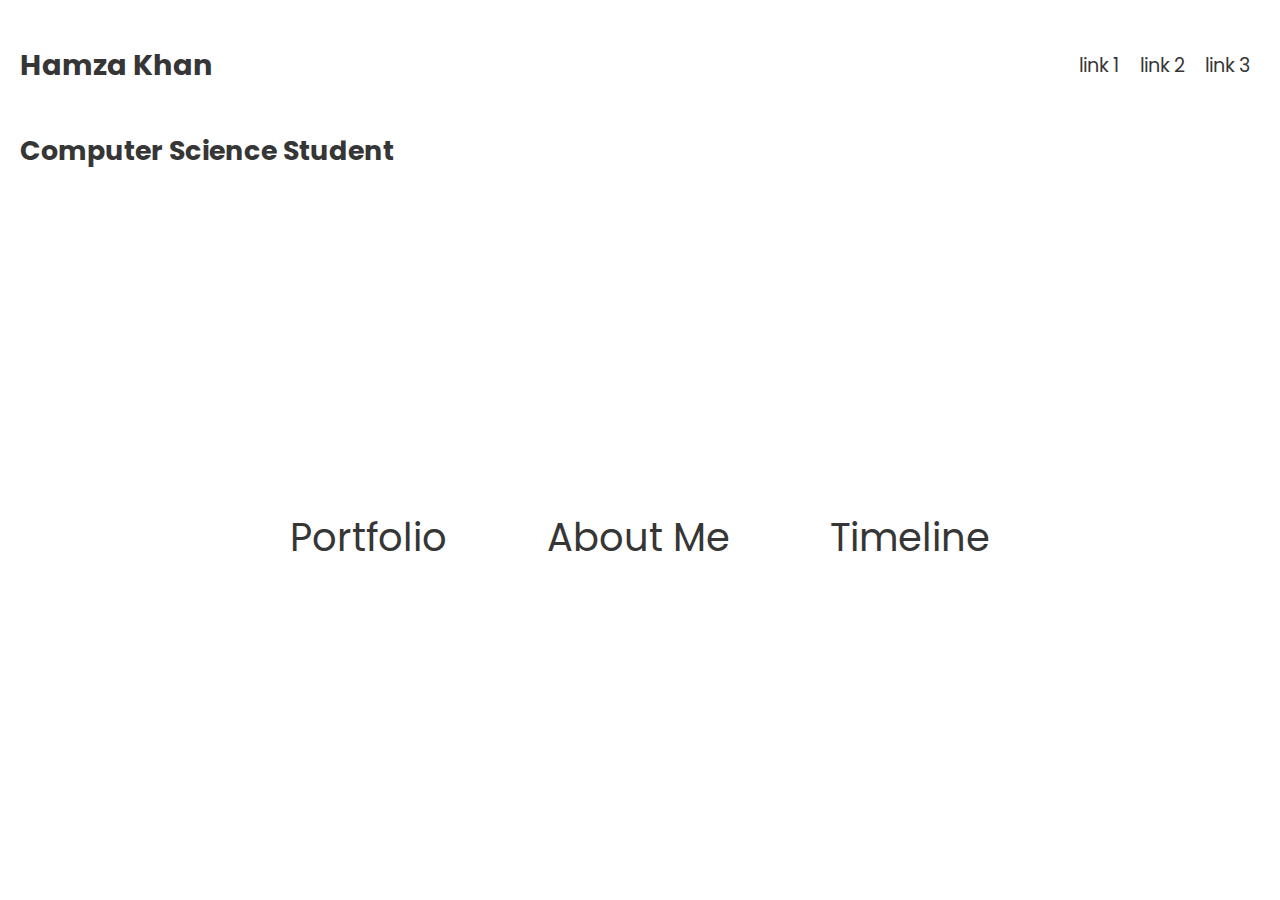
<file: index.html>
<!DOCTYPE html>
<html lang="en">
<head>
    <meta charset="UTF-8">
    <meta name="viewport" content="width=device-width, initial-scale=1.0">
    <link rel="stylesheet" href="./styles/style.css"> <!-- Style sheet -->
    <title>Portfolio</title>
</head>
<body>
    <div class="container">
        <div class="home">
            <div class="top">
                <h2>Hamza Khan</h2>
                <div class="links">
                    <a href="#">link 1</a>
                    <a href="#">link 2</a>
                    <a href="#">link 3</a>
                </div>
            </div>
            <h1>Computer Science Student</h1>
            <div class="bottom">
                <a href="./portfolio.html">Portfolio</a> 
                <a href="./about-me.html">About Me</a>
                <a href="./timeline.html">Timeline</a>
            </div>
        </div>
        <div class="next-section">
        </div>
    </div>
</body>
</html>
</file>
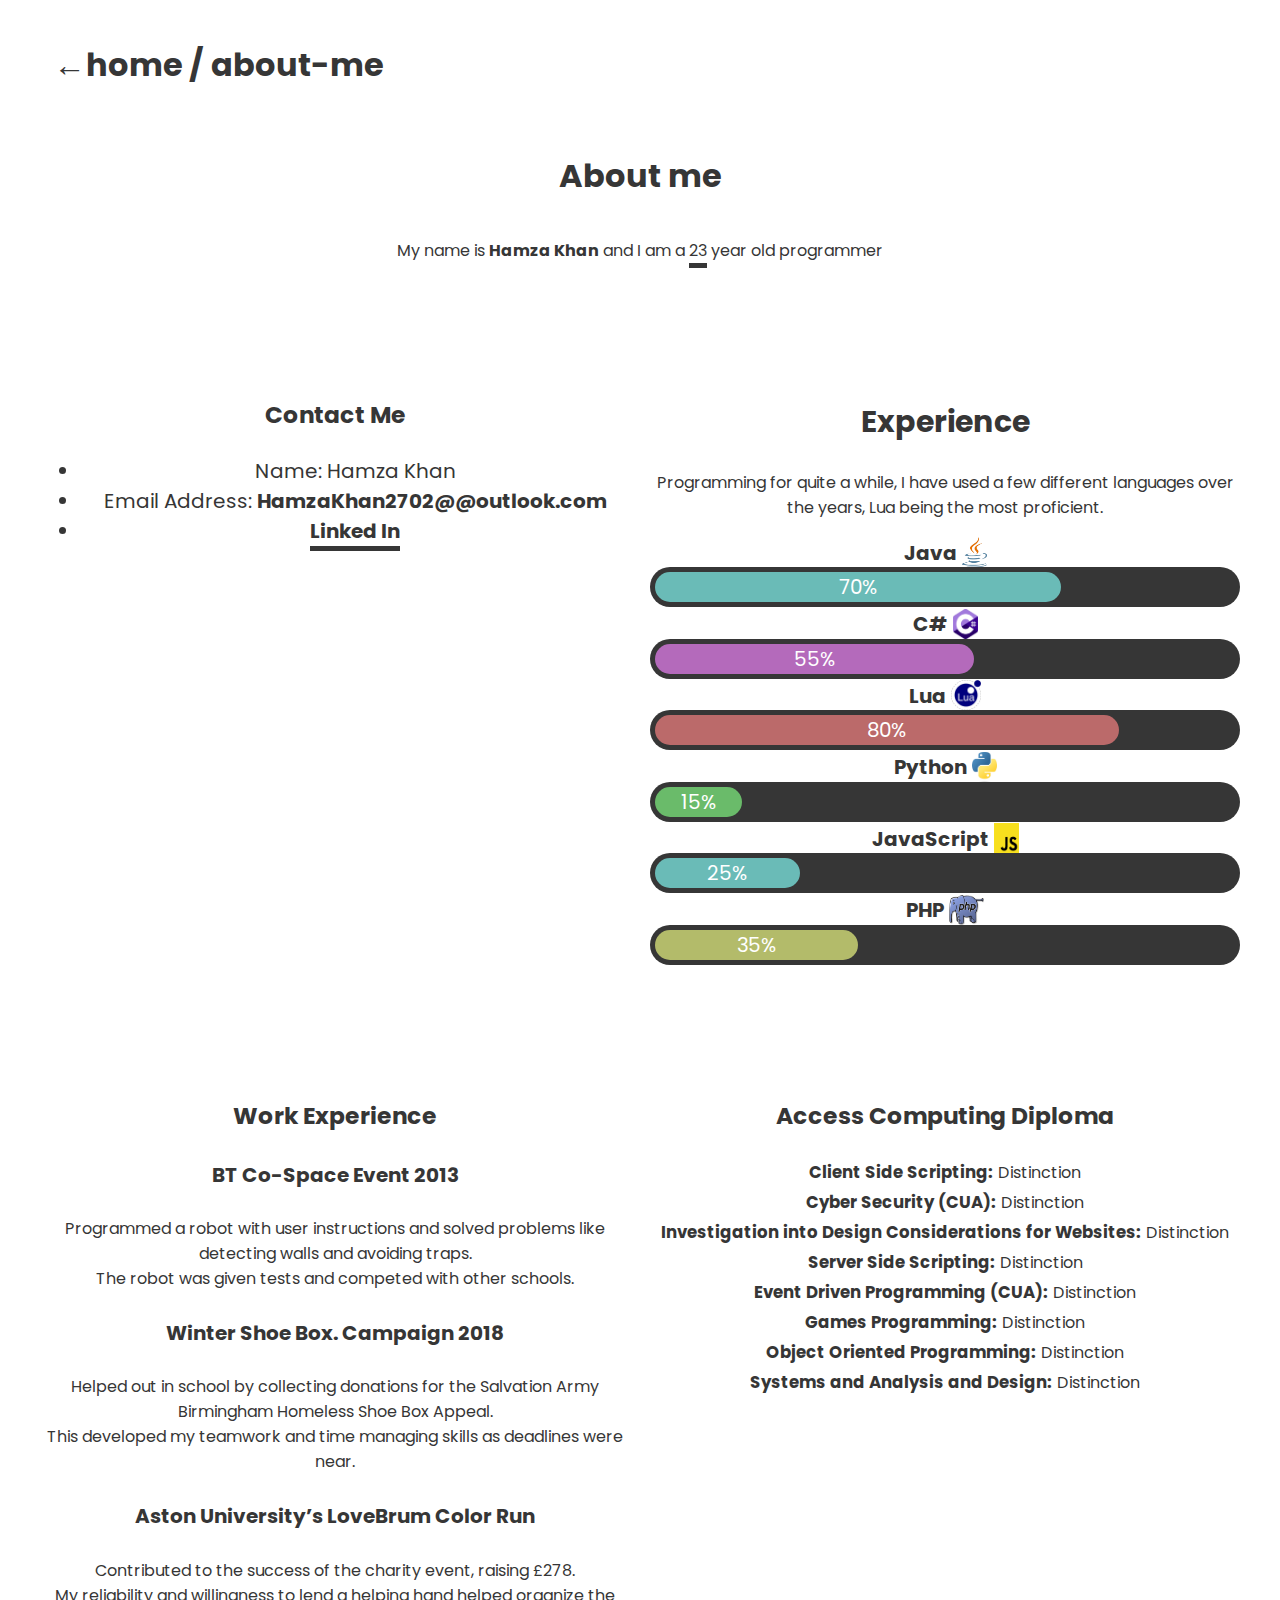
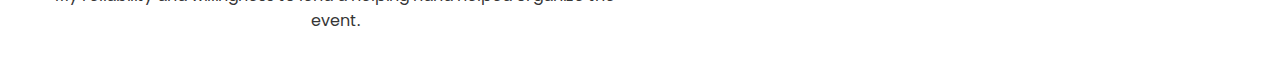
<file: about-me.html>
<!DOCTYPE html>
<html lang="en">
<head>
    <meta charset="UTF-8">
    <meta name="viewport" content="width=device-width, initial-scale=1.0">
    <link rel="stylesheet" href="./styles/style.css"> <!-- Style sheet -->
    <script defer src="/java/app.js"></script> <!-- JavaScript -->
    <title>Portfolio</title>
</head>
<body>
    <div class="container">
        <nav class="nav-header">
            <a href="./index.html">
                <h1>← home / about-me</h1>
            </a>
        </nav>
        <h1>About me</h1>
            <p id="age"></p>
        <div class="about-section">
            <!-- Contact Me -->
            <section class="section">
                <h3>Contact Me</h3>
                <ul>
                    <li>Name: Hamza Khan</li>
                    <li>Email Address: <b><a href="mailto:230114030@aston.ac.uk">HamzaKhan2702@@outlook.com</a></b></li>
                    <li><a href="https://www.linkedin.com/in/hamza-khan-108635292/" target="_blank" class="link"><u><b>Linked In</u></b></a></li>
                </ul>
            </section>
            <!-- Programming Experience -->
            <section class="section">
                <h2>Experience</h2>
                <p>Programming for quite a while, I have used a few different languages over the years, Lua being the most proficient.</p>
                <!-- Java -->
                <div class="about-experience">
                    <h4>Java</h4>
                    <img src="images/about-java.png" alt="Java Icon" width="25" height="30">
                    <div class="insideIndividual">
                        <div class="javaExperience">70%</div>
                    </div>
                </div>
                <!-- C# -->
                <div class="about-experience">
                    <h4>C#</h4>
                    <img src="images/about-csharp.png" alt="C# Icon" width="25" height="30">
                    <div class="insideIndividual">
                        <div class="CSharpExperience">55%</div>
                    </div>
                </div>
                <!-- Lua -->
                <div class="about-experience">
                    <h4>Lua</h4>
                    <img src="images/about-lua.png" alt="Lua Icon" width="30" height="30">
                    <div class="insideIndividual">
                        <div class="LuaExperience">80%</div>
                    </div>
                </div>
                <!-- Python -->
                <div class="about-experience">
                    <h4>Python</h4>
                    <img src="images/about-python.png" alt="Python Icon" width="25" height="30">
                    <div class="insideIndividual">
                        <div class="PythonExperience">15%</div>
                    </div>
                </div>
                <!-- JavaScript -->
                <div class="about-experience">
                    <h4>JavaScript</h4>
                    <img src="images/about-js.png" alt="JavaScript Icon" width="25" height="30">
                    <div class="insideIndividual">
                        <div class="JavaScriptExperience">25%</div>
                    </div>
                </div>
                <!-- PHP -->
                <div class="about-experience">
                    <h4>PHP</h4>
                    <img src="images/about-php.png" alt="PHP Icon" width="35" height="30">
                    <div class="insideIndividual">
                        <div class="PHPExperience">35%</div>
                    </div>
                </div>
            </section>
            <!-- Work Experience -->
            <section class="section">
                <h3>Work Experience</h3>
                <!-- 2013 -->
                <h4>BT Co-Space Event 2013</h4>
                <p>Programmed a robot with user instructions and solved problems like detecting walls and avoiding traps.<br>
                    The robot was given tests and competed with other schools.
                </p>
                <!-- 2018 -->
                <h4>Winter Shoe Box. Campaign 2018</h4>
                <p>Helped out in school by collecting donations for the Salvation Army Birmingham Homeless Shoe Box Appeal.<br>
                    This developed my teamwork and time managing skills as deadlines were near.
                </p>
                <!-- 2024 -->
                <h4>Aston University’s LoveBrum Color Run</h4>
                <p>Contributed to the success of the charity event, raising £278.<br>
                    My reliability and willingness to lend a helping hand helped organize the event.
                </p>
            </section>
            <!-- Grades -->
            <section class="section">
                <h3>Access Computing Diploma</h3>
                <!-- Client Side Scripting -->
                <div class="about-grades">
                    <h5>Client Side Scripting:</h5>
                    <p>Distinction</p>
                </div>
                <!-- Cyber Security (CUA) -->
                <div class="about-grades">
                    <h5>Cyber Security (CUA):</h5>
                    <p>Distinction</p>
                </div>
                <!-- Investigation into Design Considerations for Websites -->
                <div class="about-grades">
                    <h5>Investigation into Design Considerations for Websites:</h5>
                    <p>Distinction</p>
                </div>
                <!-- Server Side Scripting< -->
                <div class="about-grades">
                    <h5>Server Side Scripting:</h5>
                    <p>Distinction</p>
                </div>
                <!-- Event Driven Programming (CUA) -->
                <div class="about-grades">
                    <h5>Event Driven Programming (CUA):</h5>
                    <p>Distinction</p>
                </div>
                <!-- Games Programming -->
                <div class="about-grades">
                    <h5>Games Programming:</h5>
                    <p>Distinction</p>
                </div>
                <!-- Object Oriented Programming -->
                <div class="about-grades">
                    <h5>Object Oriented Programming:</h5>
                    <p>Distinction</p>
                </div>
                <!-- Systems and Analysis and Design -->
                <div class="about-grades">
                    <h5>Systems and Analysis and Design:</h5>
                    <p>Distinction</p>
                </div>
            </section>
            <footer class="footer-space" id="footerBar"></footer>
        </div>
    </div>
</body>
</html>
</file>
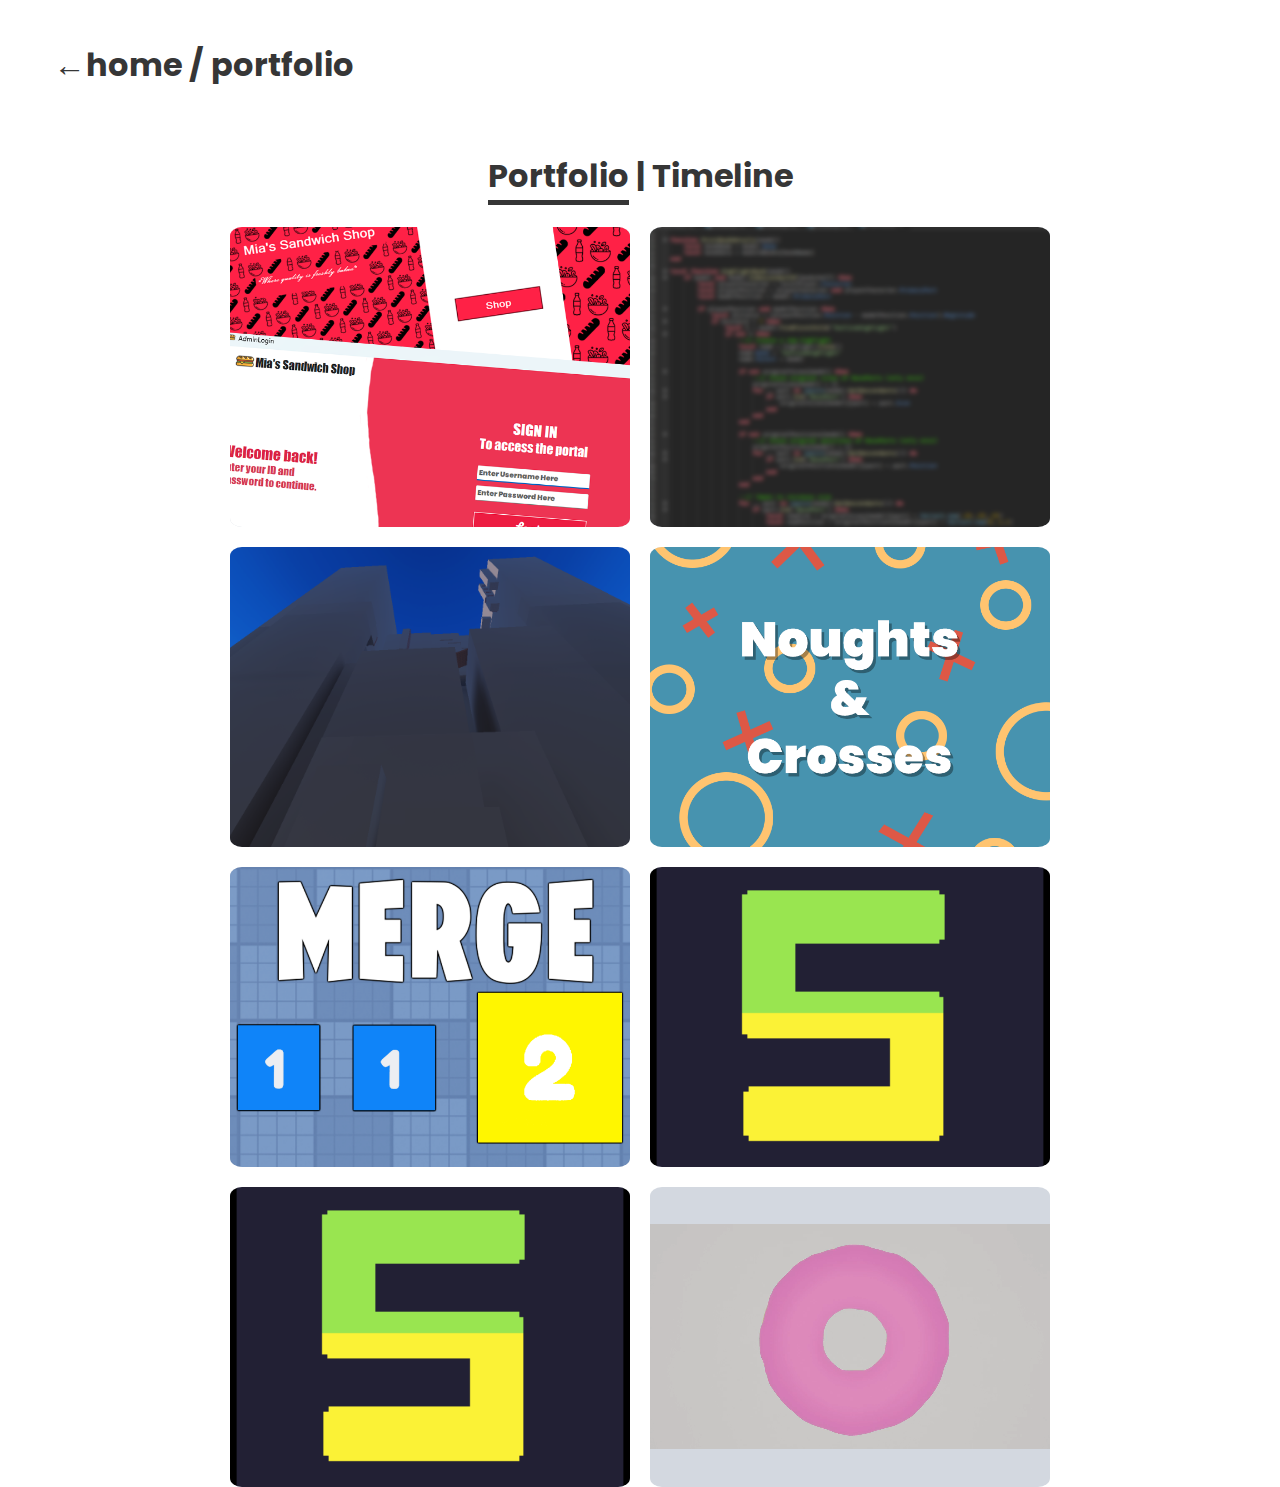
<file: portfolio.html>
<!DOCTYPE html>
<html lang="en">
<head>
    <meta charset="UTF-8">
    <meta name="viewport" content="width=device-width, initial-scale=1.0">
    <link rel="stylesheet" href="./styles/style.css"> <!-- Style sheet -->
    <title>Portfolio</title>
</head>
<body>
    <div class="container">
        <nav class="nav-header">
            <a href="./index.html">
                <h1>← home / portfolio</h1>
            </a>
        </nav>
        <div class="portfolio-subHeader">
            <h1><a href="./portfolio.html"><u>Portfolio</u></Portfolio></a> | <a href="./timeline.html">Timeline</a></h1>
        </div>
        <div class="portfolio-container">
            <div class="project">
                <a href="projects/project1.html">
                    <img src="./images/port1.png" alt="Image of portfolio 1"/>
                </a>
            </div>
            <div class="project">
                <a href="projects/project2.html">
                    <img src="./images/port2.png" alt="Image of portfolio 2"/>
                </a>
            </div>
            <div class="project">
                <a href="projects/project3.html">
                    <img src="./images/port3.png" alt="Image of portfolio 3"/>
                </a>
            </div>
            <div class="project">
                <a href="projects/project4.html">
                    <img src="./images/port4.png" alt="Image of portfolio 4"/>
                </a>
            </div>
            <div class="project">
                <a href="projects/project5.html">
                    <img src="./images/port5.png" alt="Image of portfolio 5"/>
                </a>
            </div>
            <div class="project">
                <a href="projects/project6.html">
                    <img src="./images/port6.png" alt="Image of portfolio 6"/>
                </a>
            </div>
            <div class="project">
                <a href="projects/project7.html">
                    <img src="./images/port6.png" alt="Image of portfolio 7"/>
                </a>
            </div>
            <div class="project">
                <video width="100%" height="100%" loop autoplay>
                    <source src="./images/Donut.mp4" type="video/mp4" loop>
                    Your browser does not support the video tag.
                  </video>
            </div>
        </div>
    </div>
</body>
</html>
</file>
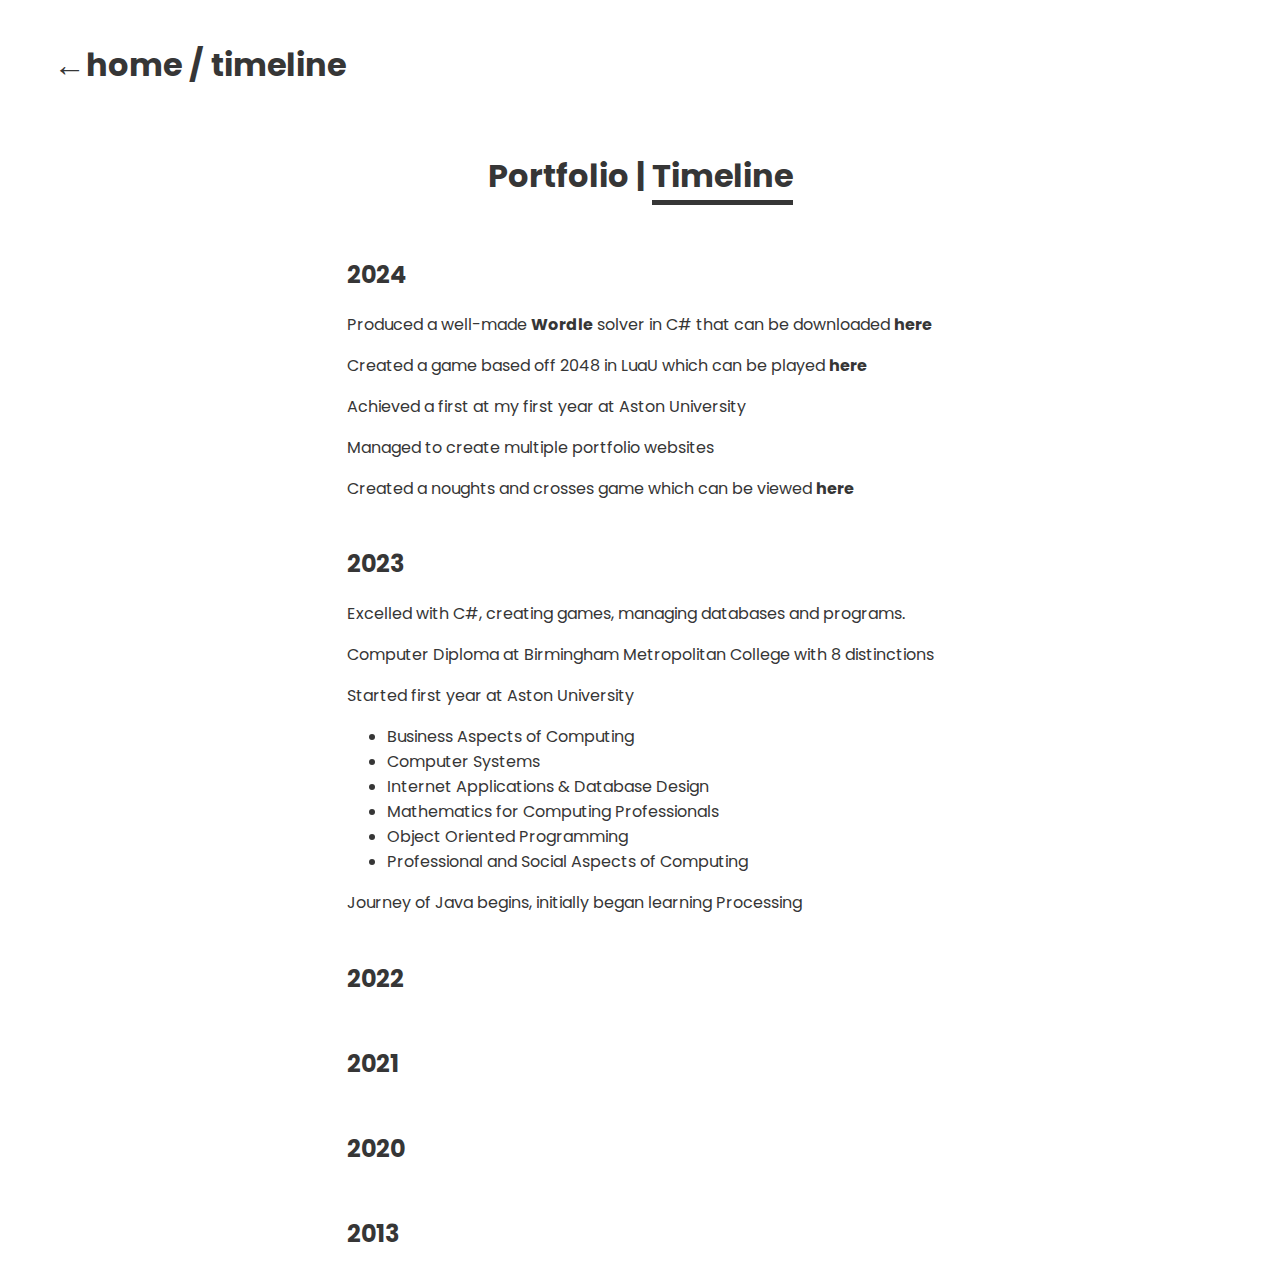
<file: timeline.html>
<!DOCTYPE html>
<html lang="en">
<head>
    <meta charset="UTF-8">
    <meta name="viewport" content="width=device-width, initial-scale=1.0">
    <link rel="stylesheet" href="./styles/style.css"> <!-- Style sheet -->
    <title>Portfolio</title>
</head>
<body>
    <div class="container">
        <nav class="nav-header">
            <a href="./index.html">
                <h1>← home / timeline</h1>
            </a>
        </nav>
        <div class="portfolio-subHeader">
            <h1><a href="./portfolio.html">Portfolio</a> | <a href="./timeline.html"><u>Timeline</u></a></h1>
        </div>
        <div>
            <div class="timeline">
                <div class="timeline-container">
                    <h2>2024</h2>
                    <p>Produced a well-made <a href="https://www.nytimes.com/games/wordle/index.html" target="_blank"><b>Wordle</b></a> solver in C# that can be downloaded <a href="https://www.roblox.com/games/18461174191/Merge" target="_blank"><b>here</b></a></p>
                    <p>Created a game based off 2048 in LuaU which can be played <a href="https://www.roblox.com/games/18461174191/Merge" target="_blank"><b>here</b></a></p>
                    <p>Achieved a first at my first year at Aston University</p>
                    <p>Managed to create multiple portfolio websites</p>
                    <p>Created a noughts and crosses game which can be viewed <a href="https://hamza2702.github.io/noughtsandcrosses/index.html" target="_blank"><b>here</b></a></p>
                </div>
                <div class="timeline-container">
                    <h2>2023</h2>
                    <p>Excelled with C#, creating games, managing databases and programs.</p>
                    <p>Computer Diploma at Birmingham Metropolitan College with 8 distinctions</p>
                    <p>Started first year at Aston University</p>
                    <ul>
                        <li>Business Aspects of Computing</li>
                        <li>Computer Systems</li>
                        <li>Internet Applications & Database Design</li>
                        <li>Mathematics for Computing Professionals</li>
                        <li>Object Oriented Programming</li>
                        <li>Professional and Social Aspects of Computing</li>
                    </ul>
                    <p>Journey of Java begins, initially began learning Processing</p>
                    <p></p>
                </div>
                </div>
                <div class="timeline-container">
                    <h2>2022</h2>
                </div>
                <div class="timeline-container">
                    <h2>2021</h2>
                </div>
                <div class="timeline-container">
                    <h2>2020</h2>
                </div>
                <div class="timeline-container">
                    <h2>2013</h2>
                </div>
            </div>
        </div>
    </div>
</body>
</html>
</file>
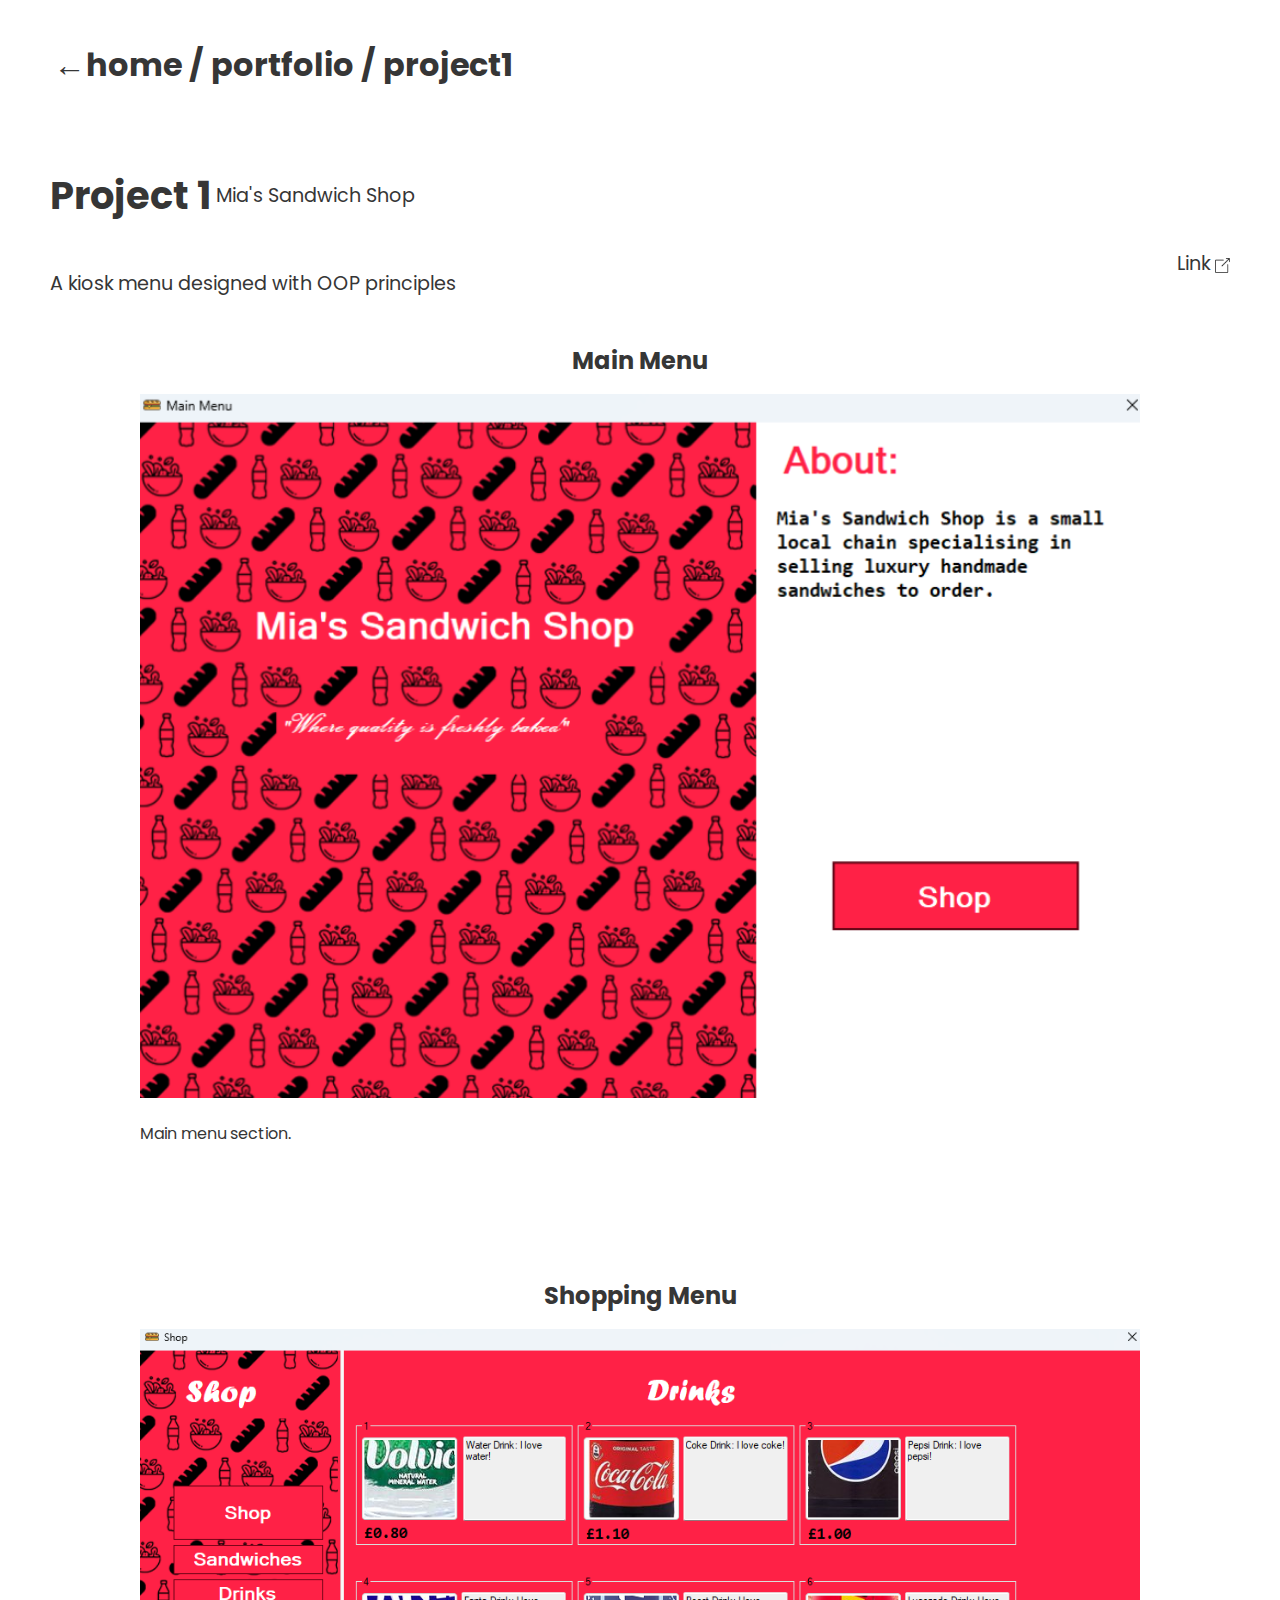
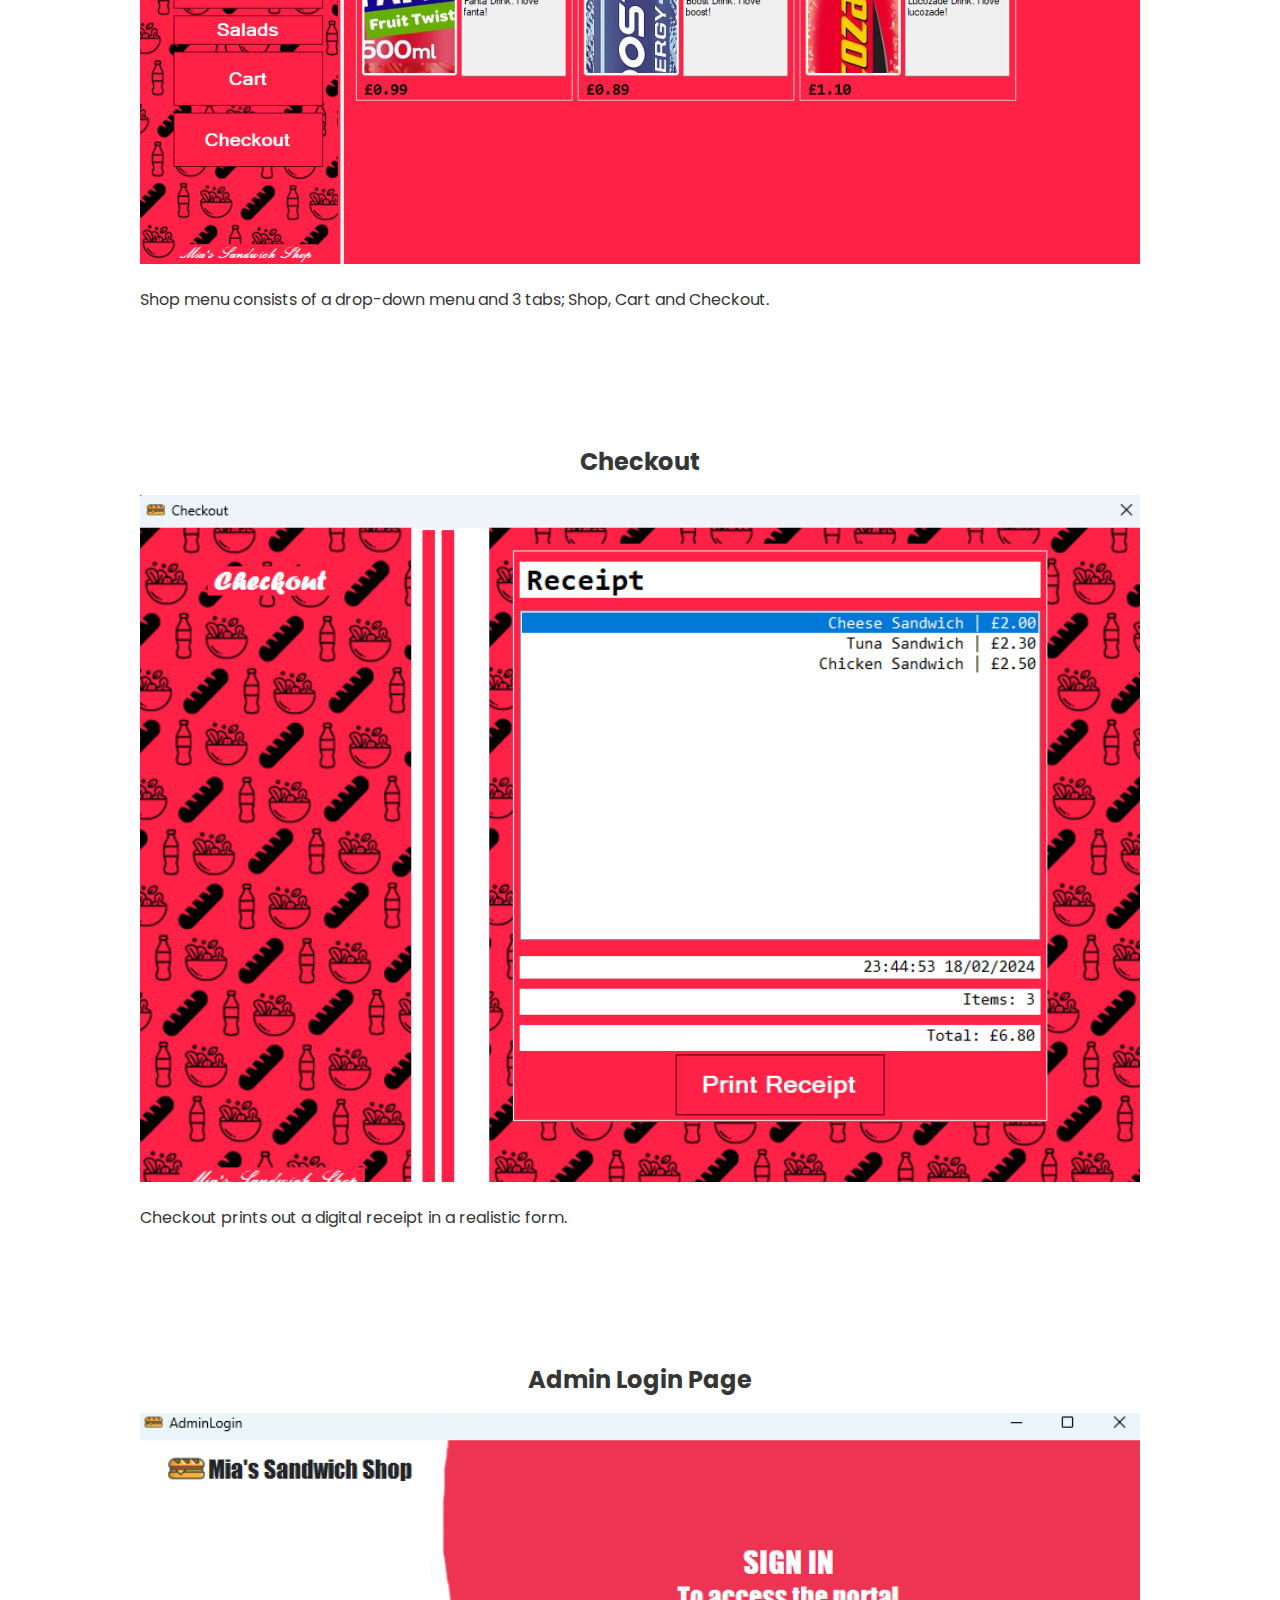
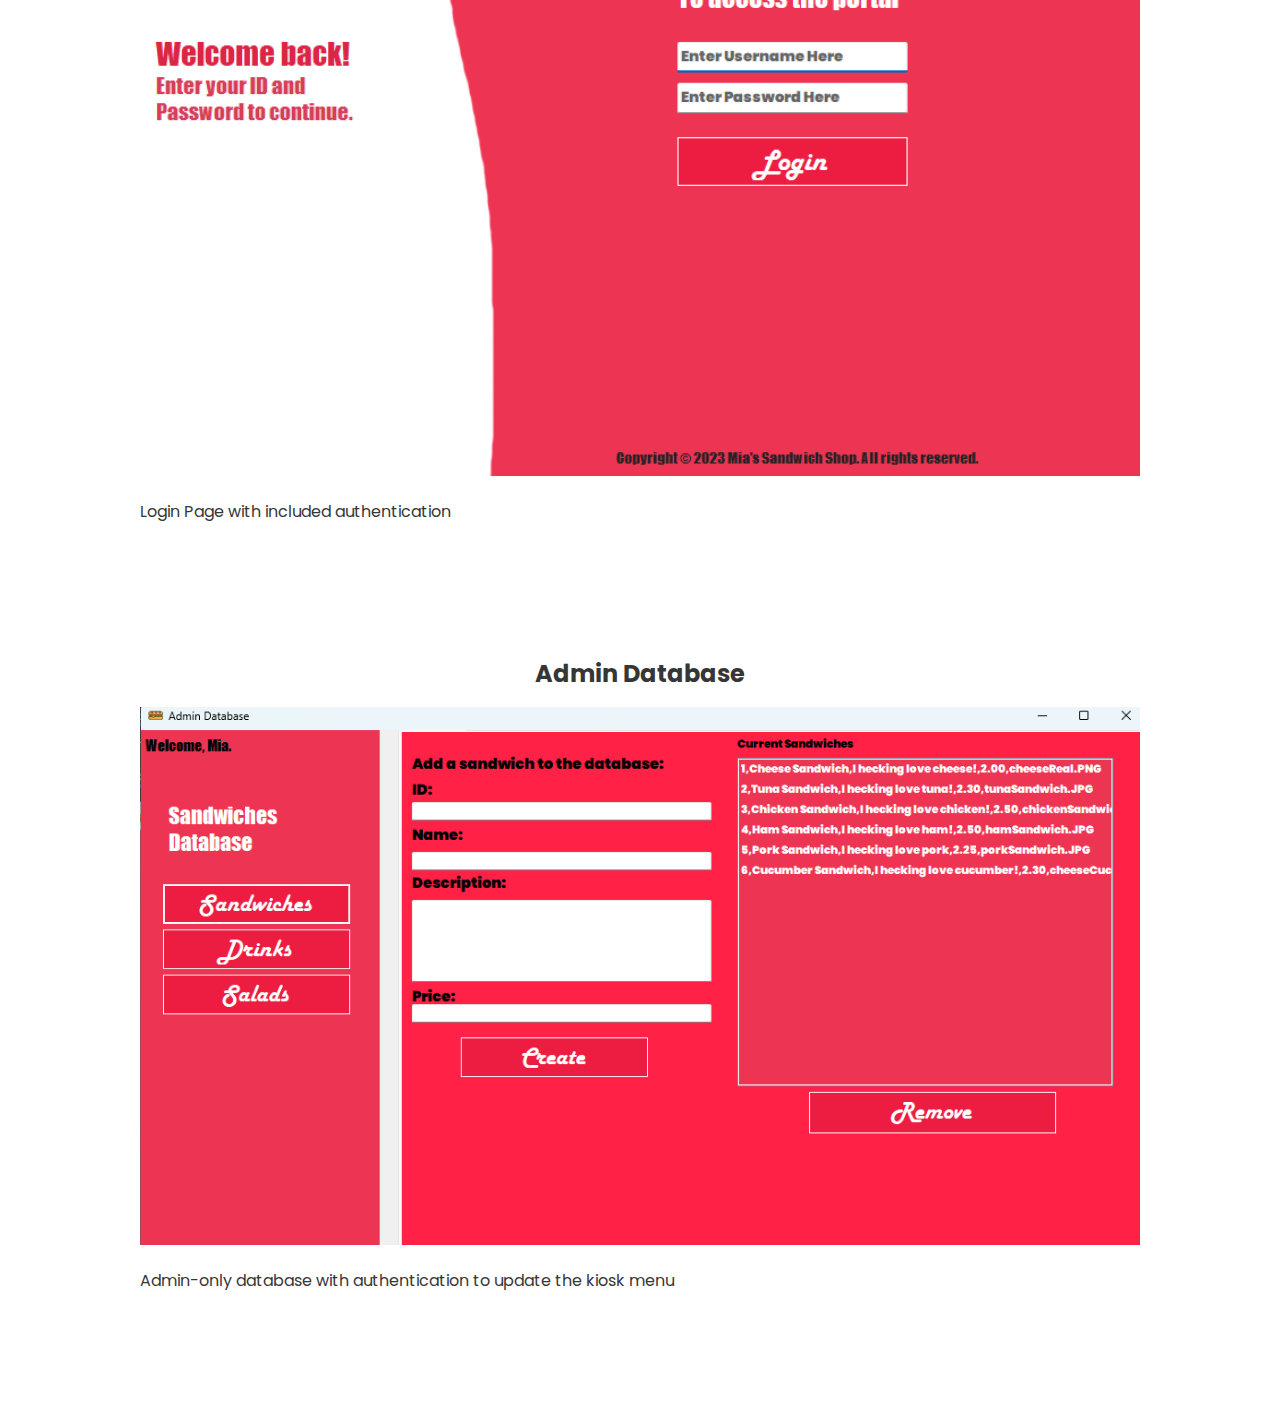
<file: projects/project1.html>
<!DOCTYPE html>
<html lang="en">
<head>
    <meta charset="UTF-8">
    <meta name="viewport" content="width=device-width, initial-scale=1.0">
    <link rel="stylesheet" href="../styles/style.css"> <!-- Style sheet -->
    <title>Portfolio</title>
</head>
<body>
    <div class="container">
        <nav class="nav-header">
            <a href="../portfolio.html">
                <h1>← home / portfolio / project1</h1>
            </a>
        </nav>
        <div class="projectContainer">
            <div class="projectSubHeader projectSection">
                <h1>Project 1</h1>
                <p>Mia's Sandwich Shop</p>
            </div>
            <div class="projectSection">
                <p>A kiosk menu designed with OOP principles&nbsp;</p>
                <a href="projects/project1.html" target="_blank" class="link">Link&nbsp;<img src="../images/linkIcon.png" alt="Link to project"></a>
            </div>
        </div>
        <div class="project-container">
            <div class="imageSection">
                <h1>Main Menu</h1>
                <img src="../images/proj1a.png" alt="Project Image 1"/>
                <p>Main menu section.</p>
            </div>
            <div class="imageSection">
                <h1>Shopping Menu</h1>
                <img src="../images/proj1b.png" alt="Project Image 2"/>
                <p>Shop menu consists of a drop-down menu and 3 tabs; Shop, Cart and Checkout.</p>
            </div>
            <div class="imageSection">
                <h1>Checkout</h1>
                <img src="../images/proj1c.png" alt="Project Image 3"/>
                <p>Checkout prints out a digital receipt in a realistic form.</p>
            </div>
            <div class="imageSection">
                <h1>Admin Login Page</h1>
                <img src="../images/proj1d.png" alt="Project Image 4"/>
                <p>Login Page with included authentication</p>
            </div>
            <div class="imageSection">
                <h1>Admin Database</h1>
                <img src="../images/proj1e.png" alt="Project Image 5"/>
                <p>Admin-only database with authentication to update the kiosk menu</p>
            </div>
        </div>
    </div>
</body>
</html>
</file>
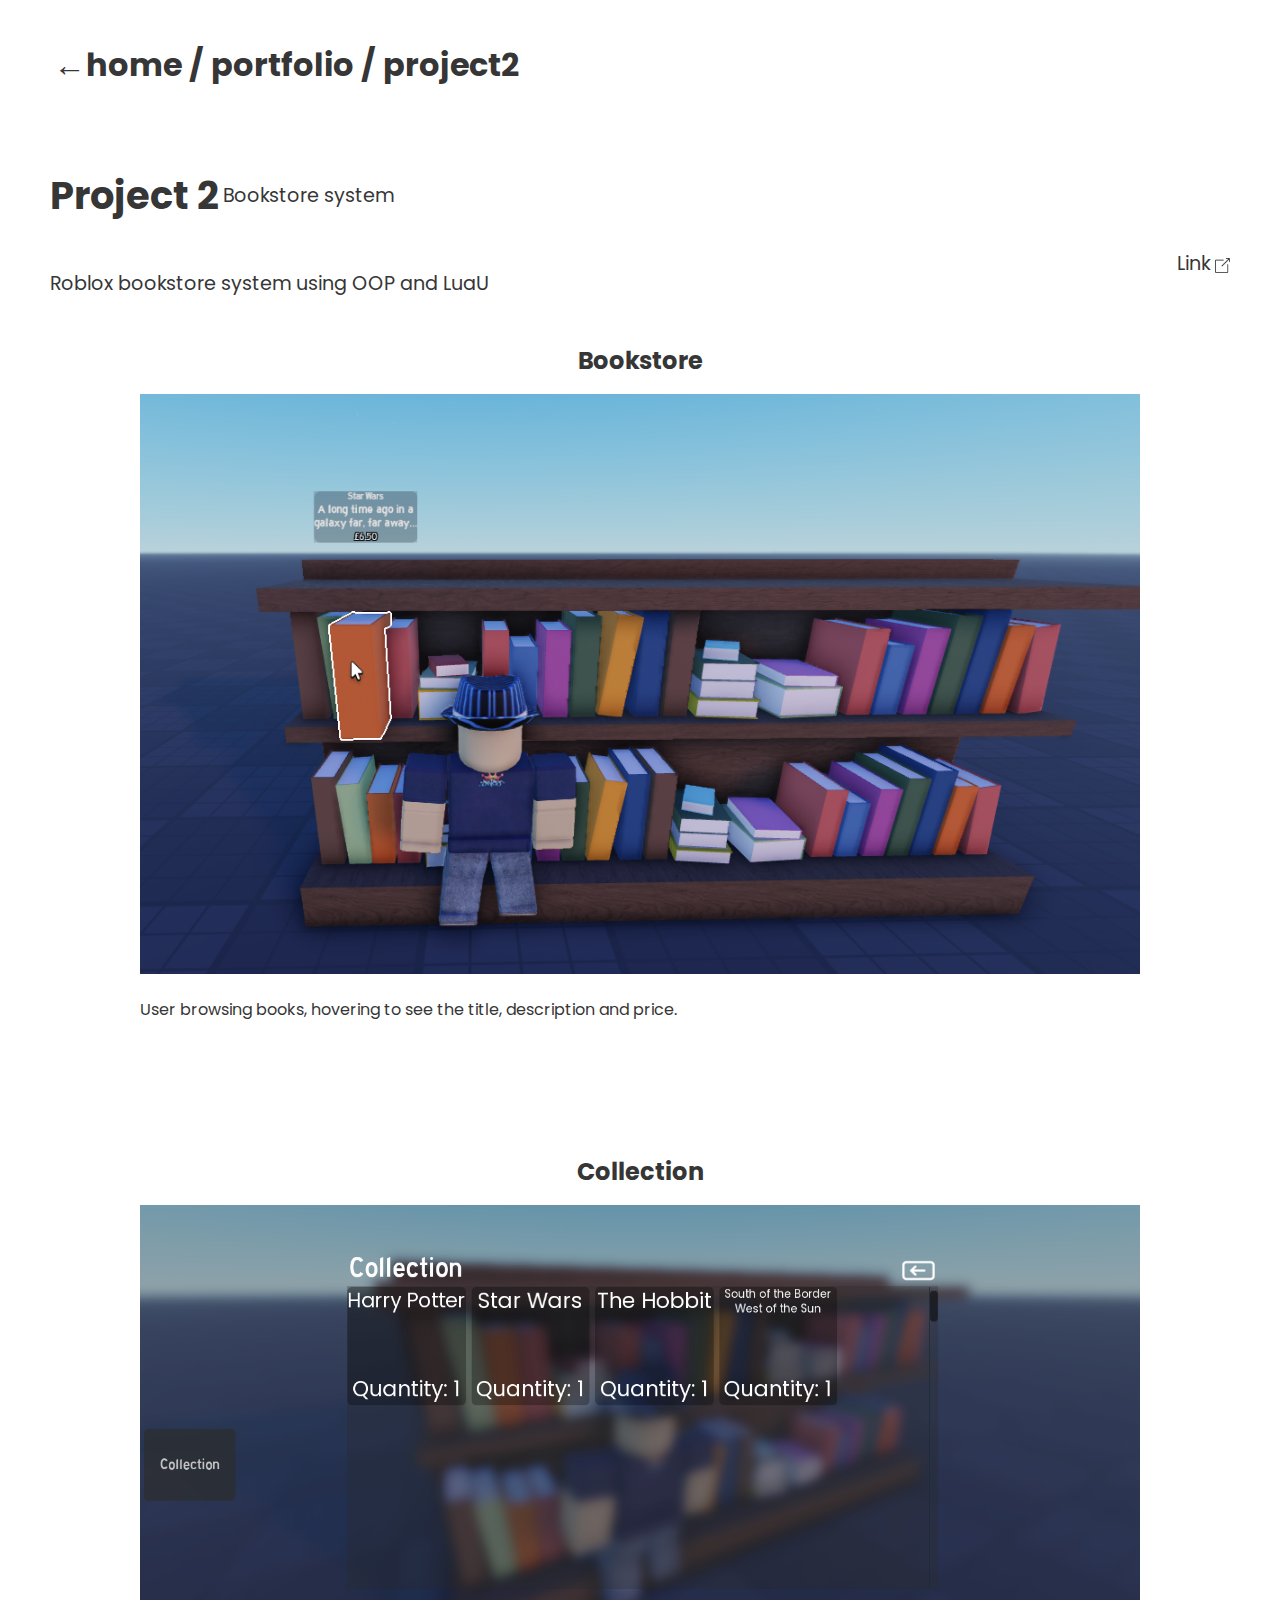
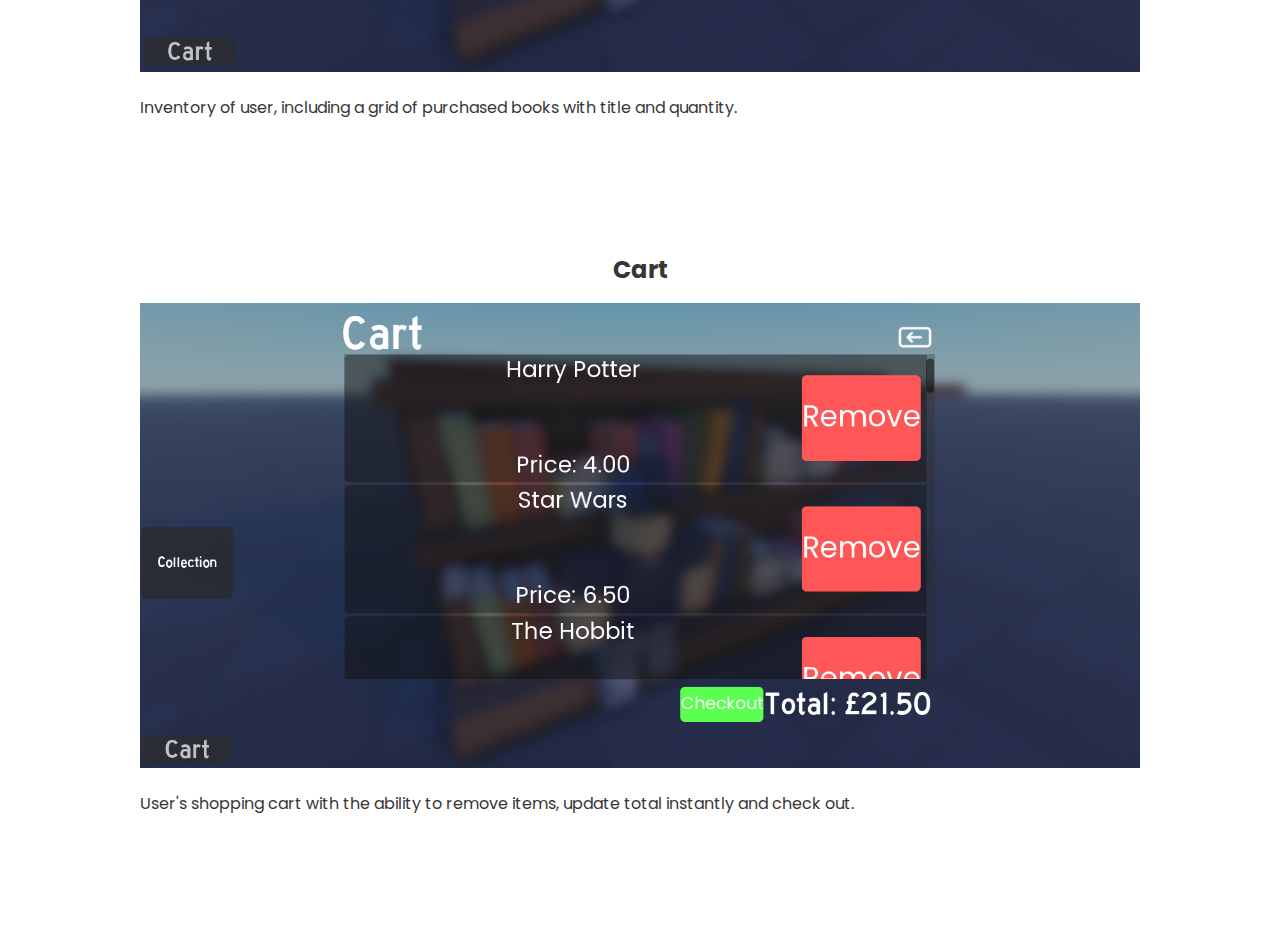
<file: projects/project2.html>
<!DOCTYPE html>
<html lang="en">
<head>
    <meta charset="UTF-8">
    <meta name="viewport" content="width=device-width, initial-scale=1.0">
    <link rel="stylesheet" href="../styles/style.css"> <!-- Style sheet -->
    <title>Portfolio</title>
</head>
<body>
    <div class="container">
        <nav class="nav-header">
            <a href="../portfolio.html">
                <h1>← home / portfolio / project2</h1>
            </a>
        </nav>
        <div class="projectContainer">
            <div class="projectSubHeader projectSection">
                <h1>Project 2</h1>
                <p>Bookstore system</p>
            </div>
            <div class="projectSection">
                <p>Roblox bookstore system using OOP and LuaU&nbsp;</p>
                <a href="projects/project1.html" target="_blank" class="link">Link&nbsp;<img src="../images/linkIcon.png" alt="Link to project"></a>
            </div>
        </div>
        <div class="project-container">
            <div class="imageSection">
                <h1>Bookstore</h1>
                <img src="../images/proj2a.png" alt="Project Image 1"/>
                <p>User browsing books, hovering to see the title, description and price.</p>
            </div>
            <div class="imageSection">
                <h1>Collection</h1>
                <img src="../images/proj2b.png" alt="Project Image 2"/>
                <p>Inventory of user, including a grid of purchased books with title and quantity.</p>
            </div>
            <div class="imageSection">
                <h1>Cart</h1>
                <img src="../images/proj2c.png" alt="Project Image 3"/>
                <p>User's shopping cart with the ability to remove items, update total instantly and check out.</p>
            </div>
        </div>
    </div>
</body>
</html>
</file>
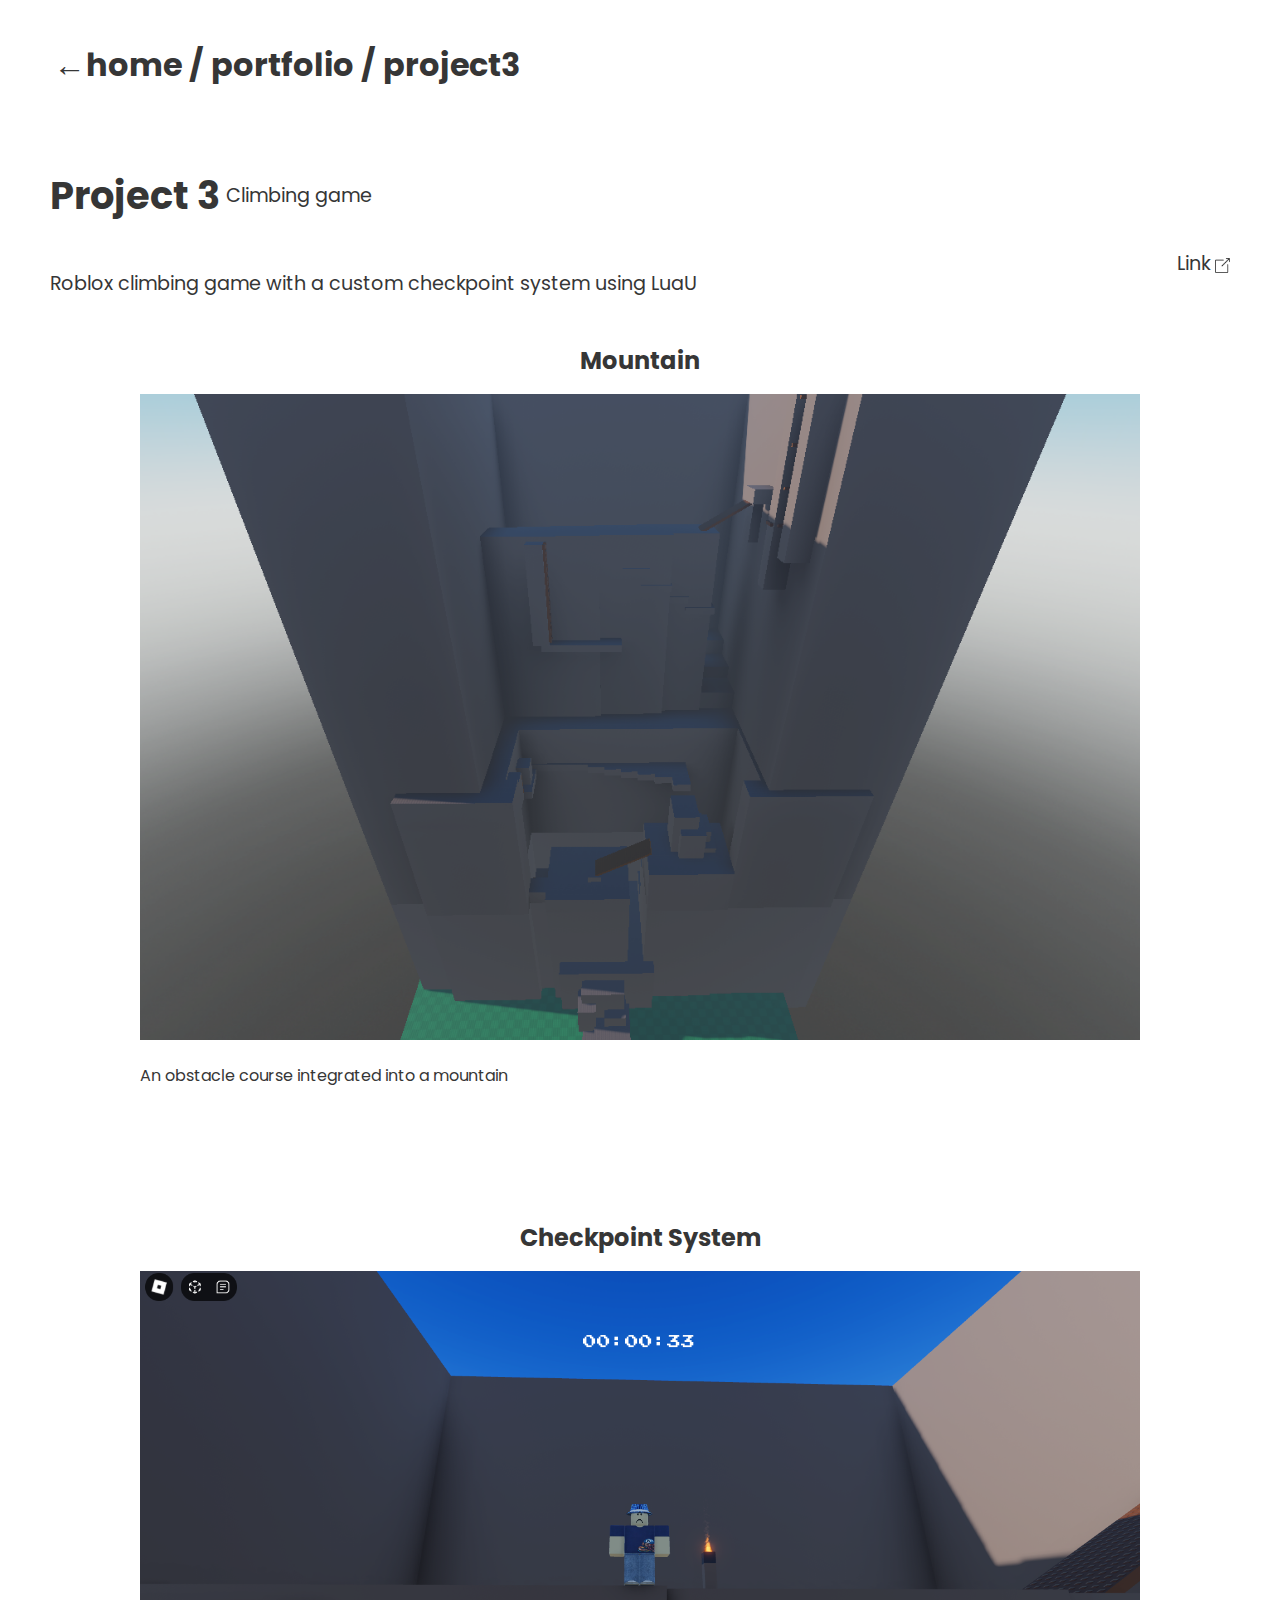
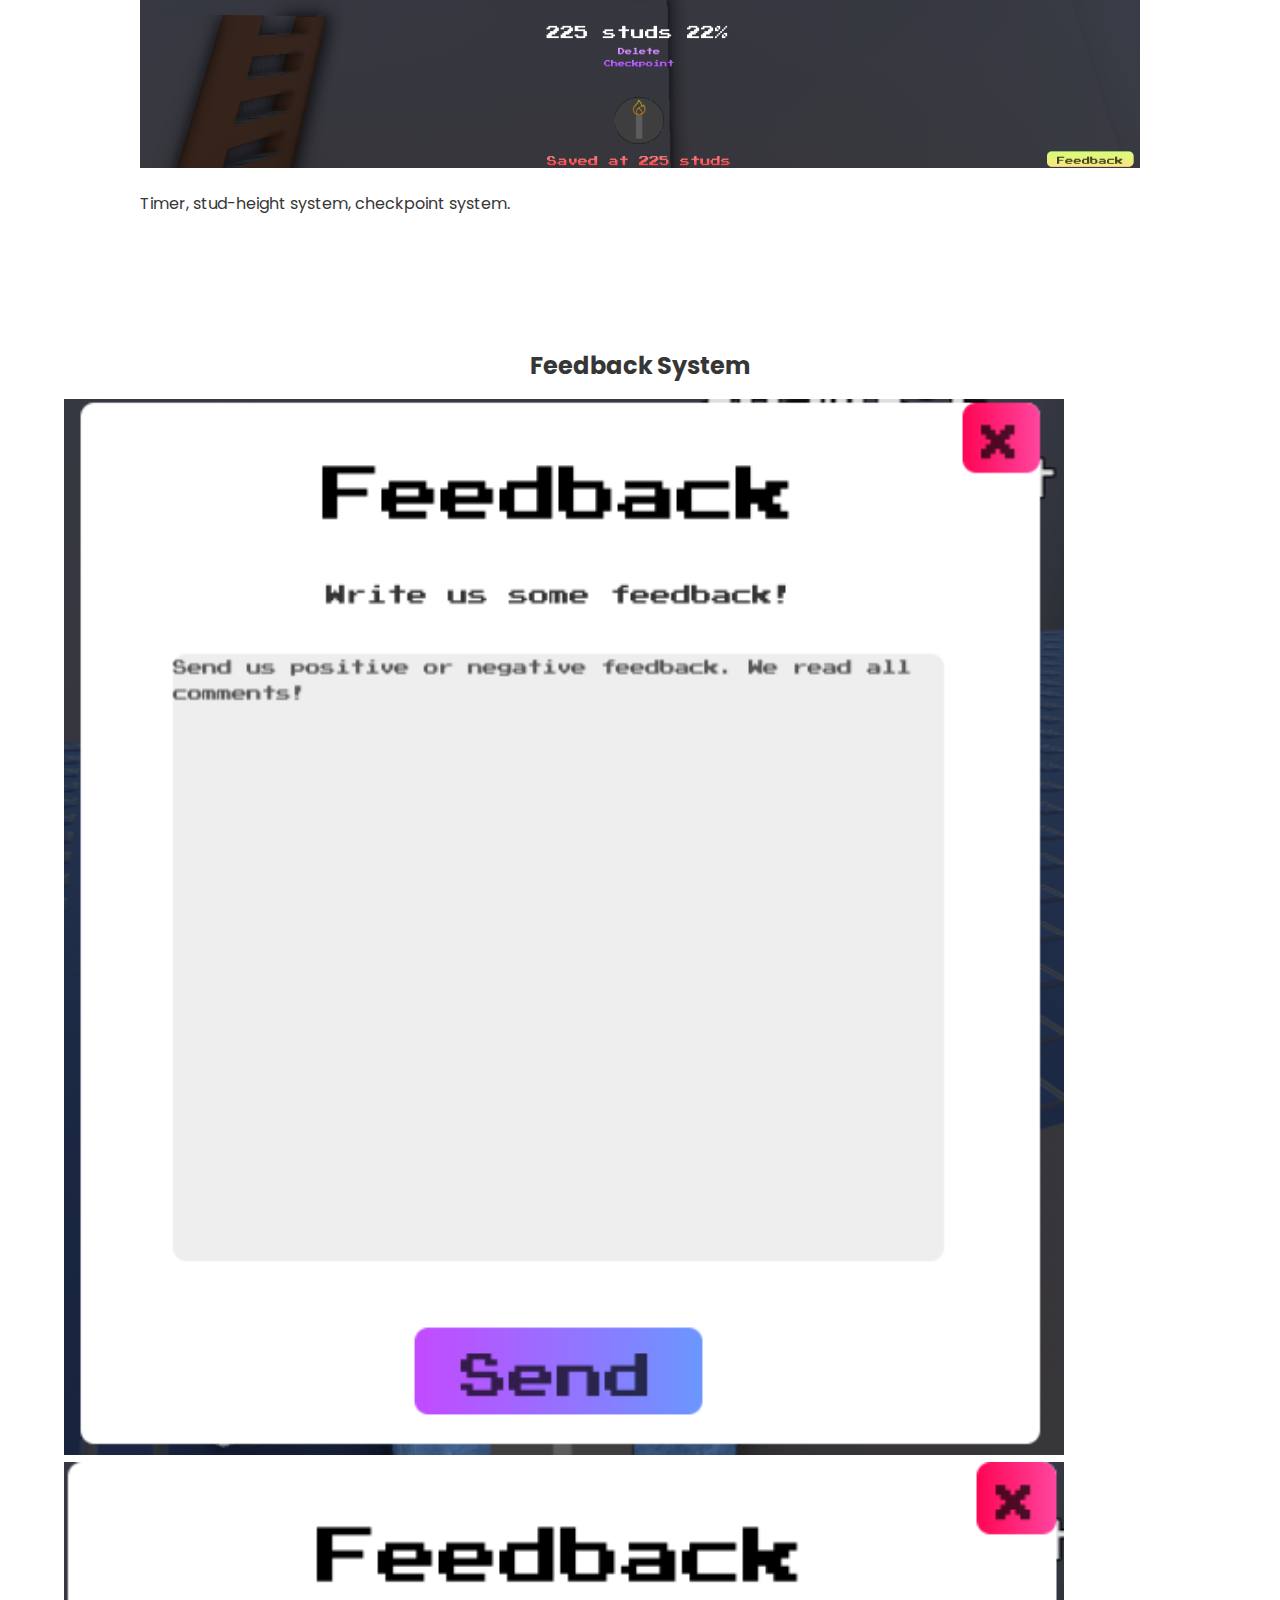
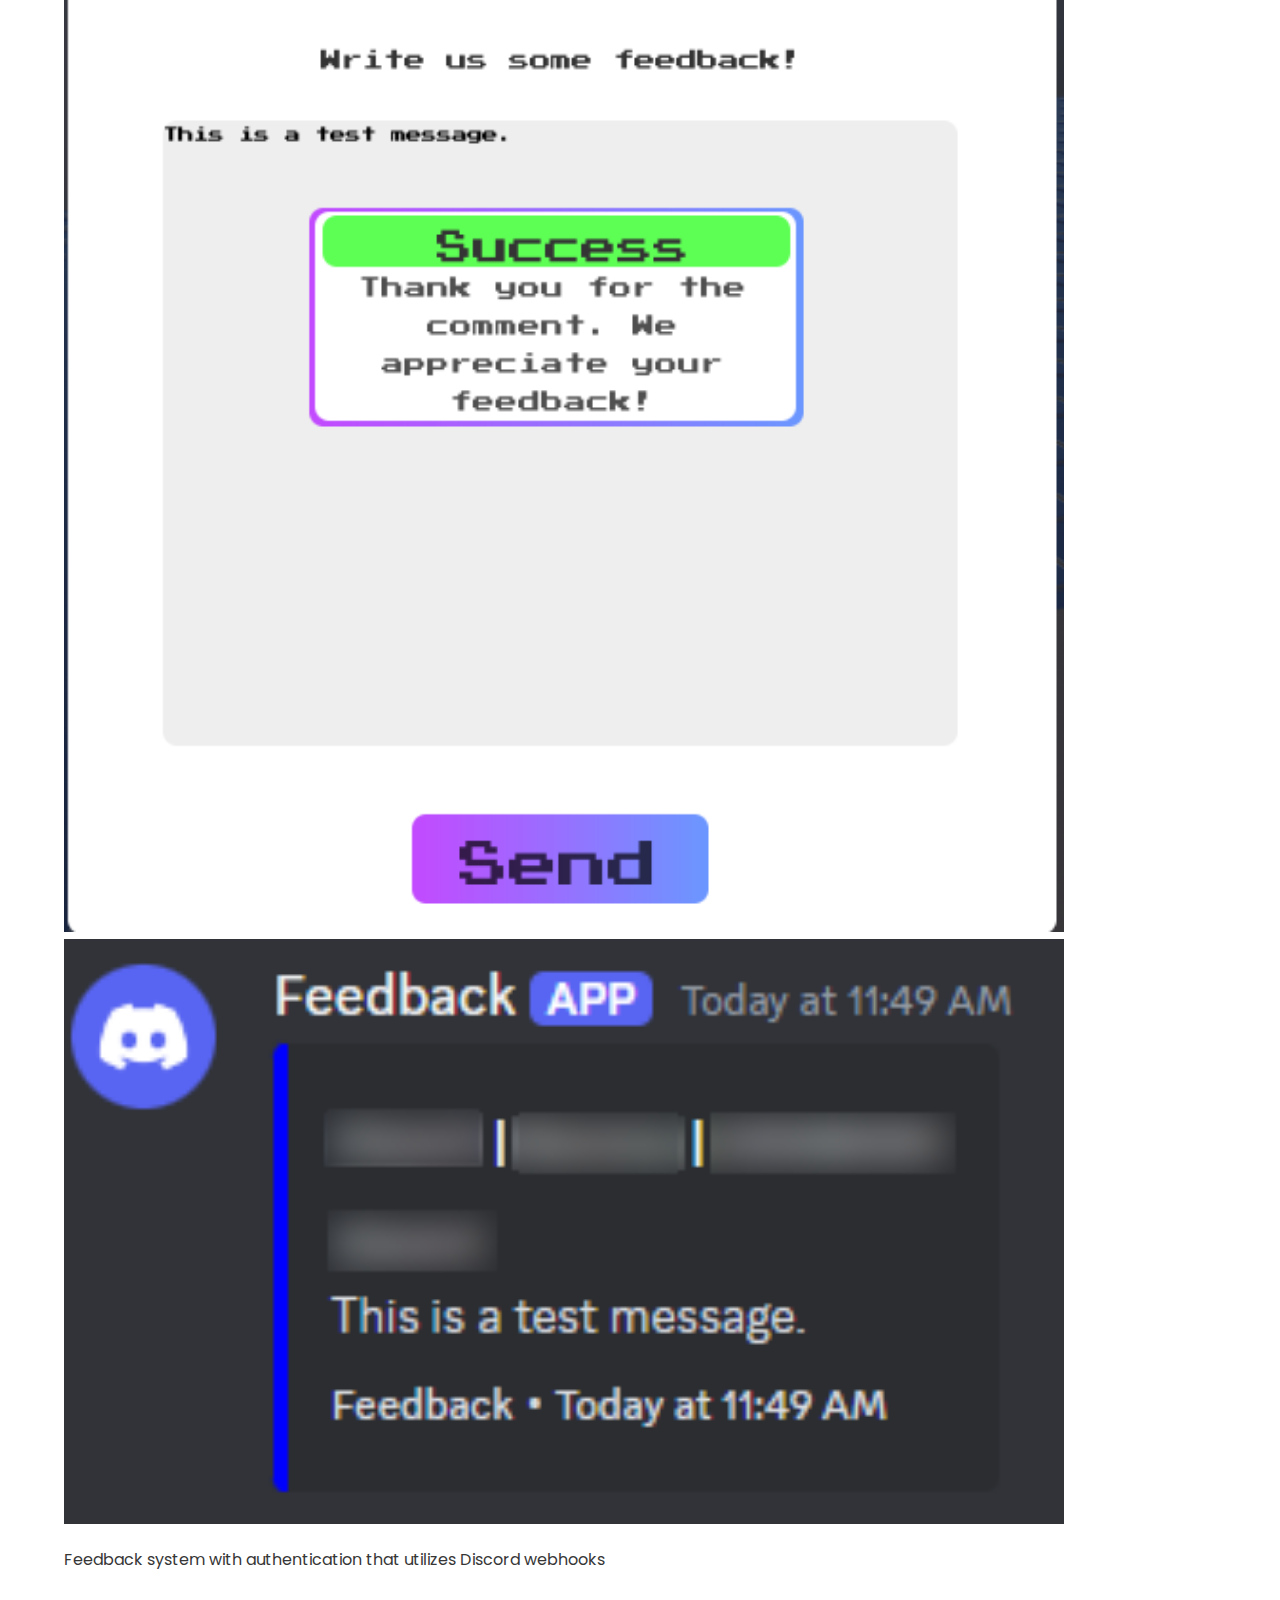
<file: projects/project3.html>
<!DOCTYPE html>
<html lang="en">
<head>
    <meta charset="UTF-8">
    <meta name="viewport" content="width=device-width, initial-scale=1.0">
    <link rel="stylesheet" href="../styles/style.css"> <!-- Style sheet -->
    <title>Portfolio</title>
</head>
<body>
    <div class="container">
        <nav class="nav-header">
            <a href="../portfolio.html">
                <h1>← home / portfolio / project3</h1>
            </a>
        </nav>
        <div class="projectContainer">
            <div class="projectSubHeader projectSection">
                <h1>Project 3</h1>
                <p>Climbing game</p>
            </div>
            <div class="projectSection">
                <p>Roblox climbing game with a custom checkpoint system using LuaU&nbsp;</p>
                <a href="projects/project1.html" target="_blank" class="link">Link&nbsp;<img src="../images/linkIcon.png" alt="Link to project"></a>
            </div>
        </div>
        <div class="project-container">
            <div class="imageSection">
                <h1>Mountain</h1>
                <img src="../images/proj3a.png" alt="Project Image 1"/>
                <p>An obstacle course integrated into a mountain</p>
            </div>
            <div class="imageSection">
                <h1>Checkpoint System</h1>
                <img src="../images/proj3b.png" alt="Project Image 2"/>
                <p>Timer, stud-height system, checkpoint system.</p>
            </div>
            <div class="imageSection">
                <h1>Feedback System</h1>
                <img src="../images/proj3c.png" alt="Project Image 3"/>
                <img src="../images/proj3d.png" alt="Project Image 4"/>
                <img src="../images/proj3e.png" alt="Project Image 5"/>
                <p>Feedback system with authentication that utilizes Discord webhooks</p>
            </div>
        </div>
    </div>
</body>
</html>
</file>
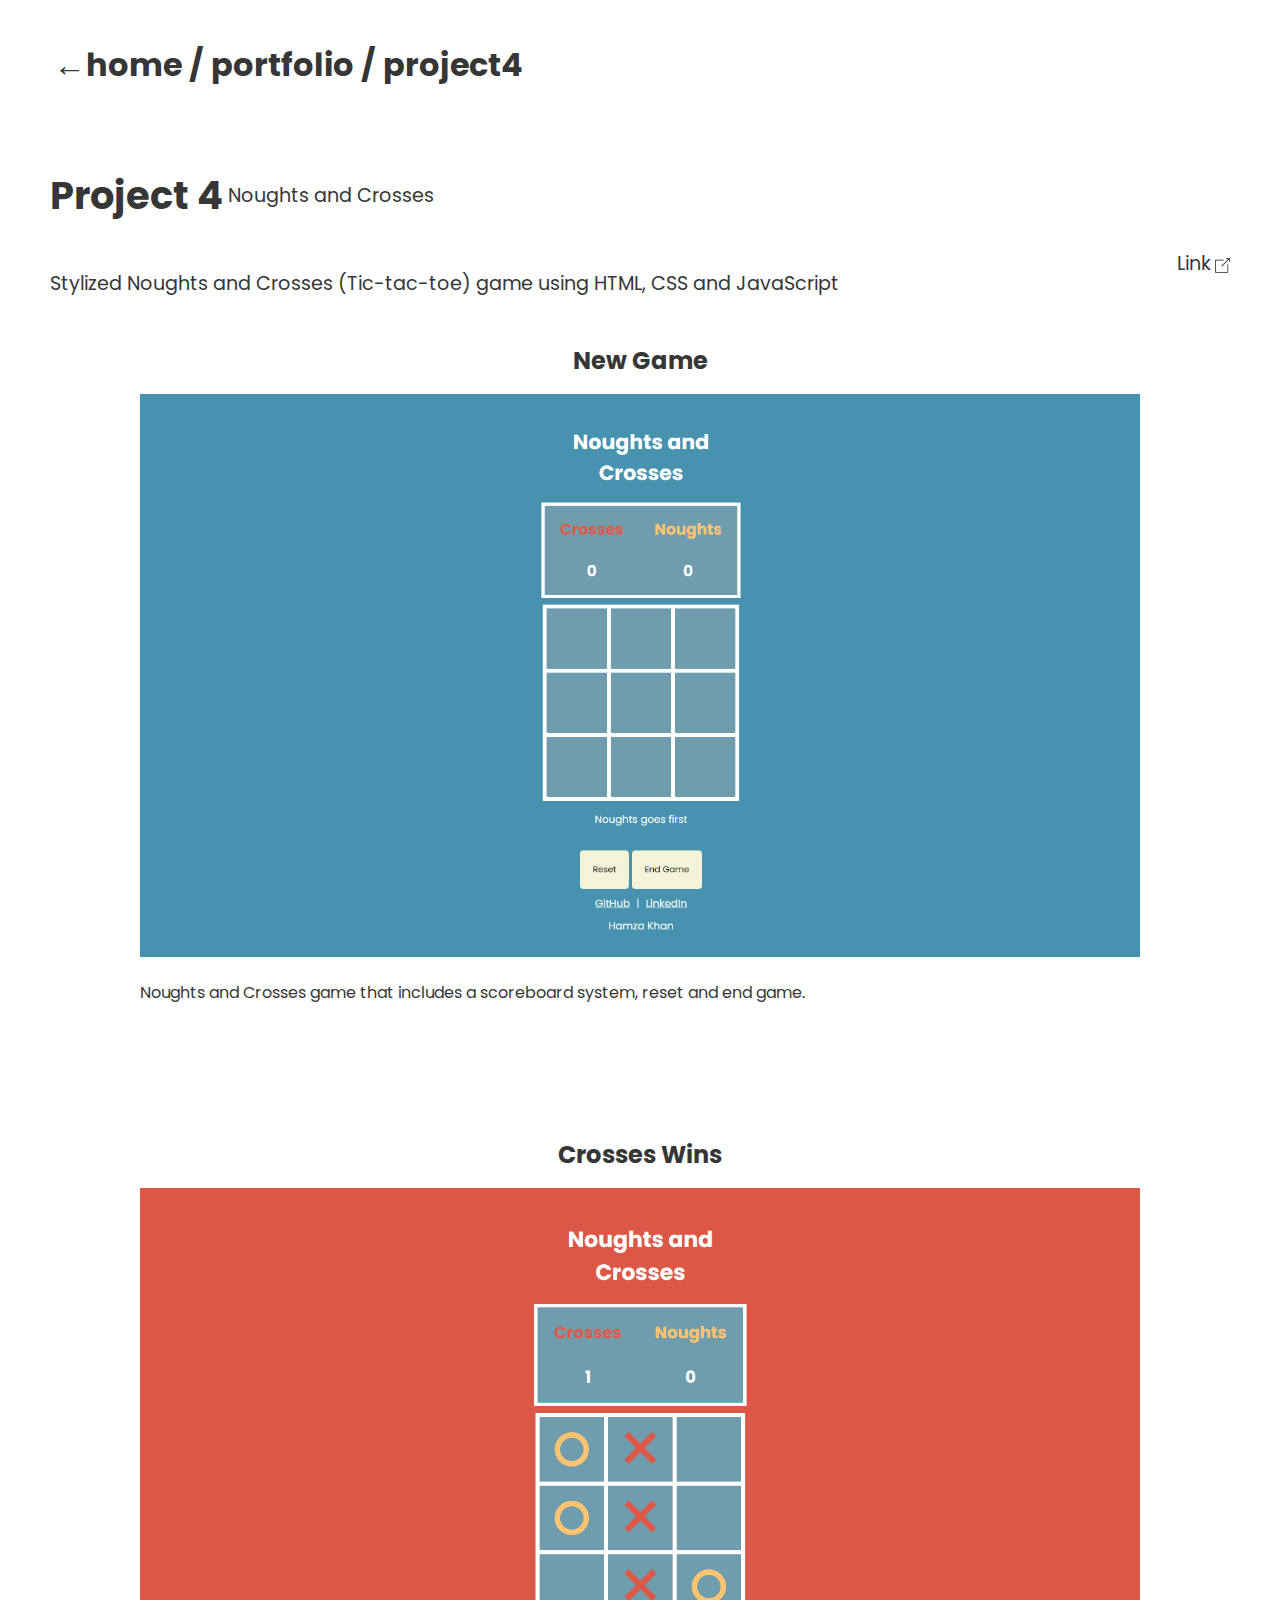
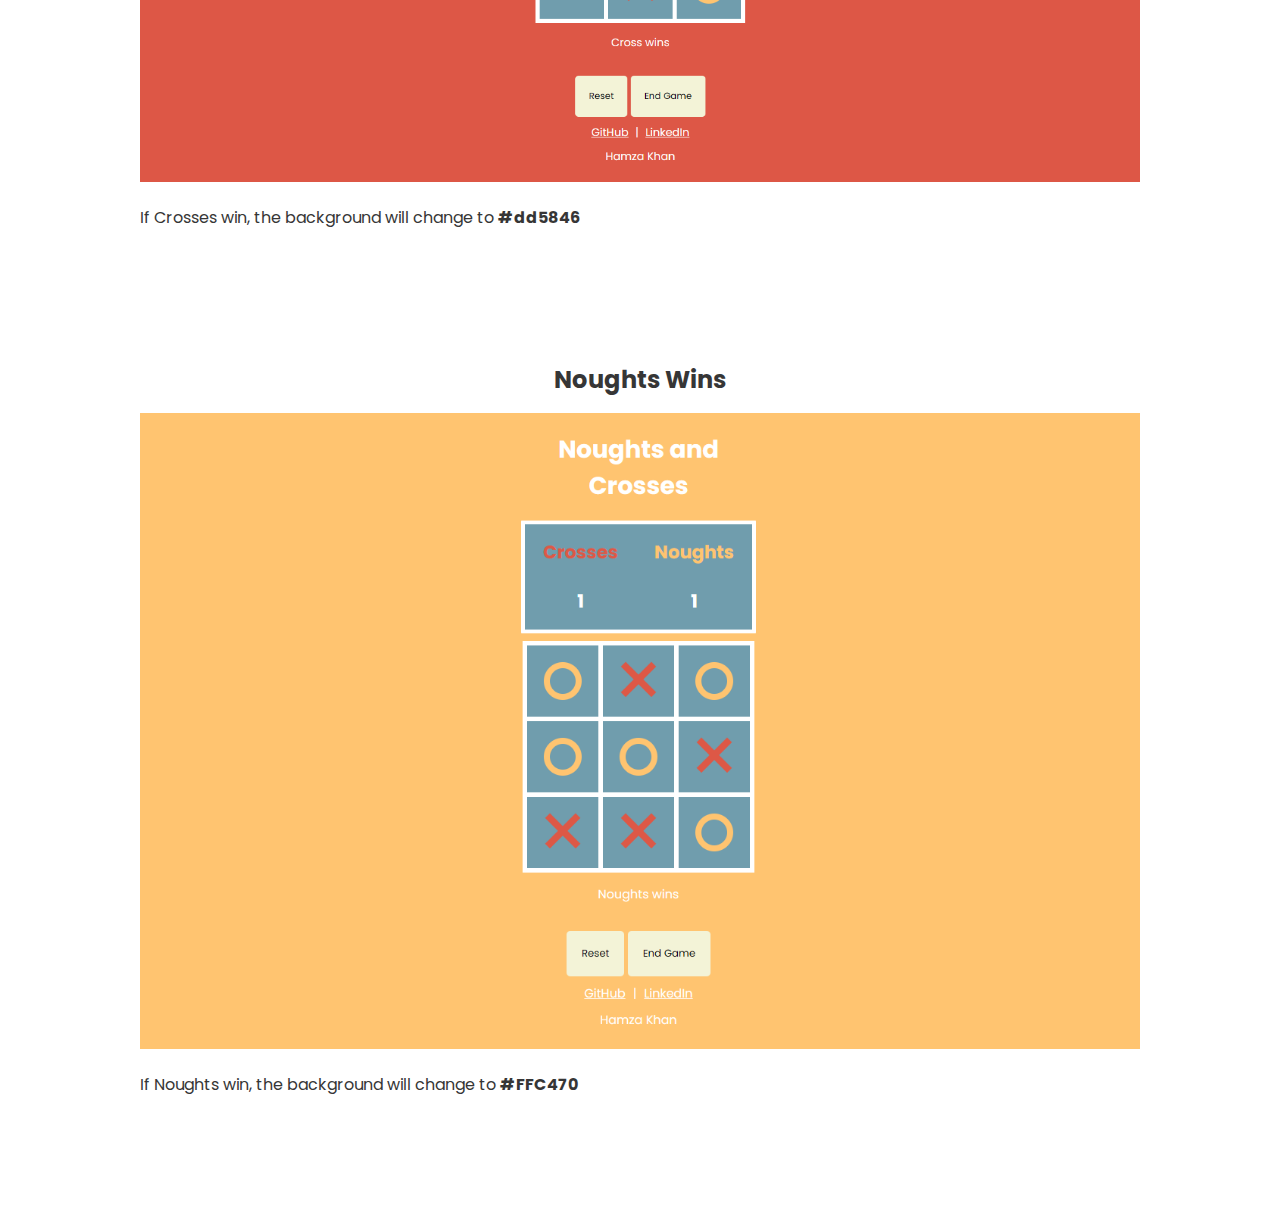
<file: projects/project4.html>
<!DOCTYPE html>
<html lang="en">
<head>
    <meta charset="UTF-8">
    <meta name="viewport" content="width=device-width, initial-scale=1.0">
    <link rel="stylesheet" href="../styles/style.css"> <!-- Style sheet -->
    <title>Portfolio</title>
</head>
<body>
    <div class="container">
        <nav class="nav-header">
            <a href="../portfolio.html">
                <h1>← home / portfolio / project4</h1>
            </a>
        </nav>
        <div class="projectContainer">
            <div class="projectSubHeader projectSection">
                <h1>Project 4</h1>
                <p>Noughts and Crosses</p>
            </div>
            <div class="projectSection">
                <p>Stylized Noughts and Crosses (Tic-tac-toe) game using HTML, CSS and JavaScript&nbsp;</p>
                <a href="https://hamza2702.github.io/noughtsandcrosses/index.html" target="_blank" class="link">Link&nbsp;<img src="../images/linkIcon.png" alt="Link to project"></a>
            </div>
        </div>
        <div class="project-container">
            <div class="imageSection">
                <h1>New Game</h1>
                <img src="../images/proj4a.png" alt="Project Image 1" width="600px" height="600px"/>
                <p>Noughts and Crosses game that includes a scoreboard system, reset and end game.</p>
            </div>
            <div class="imageSection">
                <h1>Crosses Wins</h1>
                <img src="../images/proj4b.png" alt="Project Image 2"/>
                <p>If Crosses win, the background will change to <b>#dd5846</b></p>
            </div>
            <div class="imageSection">
                <h1>Noughts Wins</h1>
                <img src="../images/proj4c.png" alt="Project Image 3"/>
                <p>If Noughts win, the background will change to <b>#FFC470</b></p>
            </div>
        </div>
    </div>
</body>
</html>
</file>
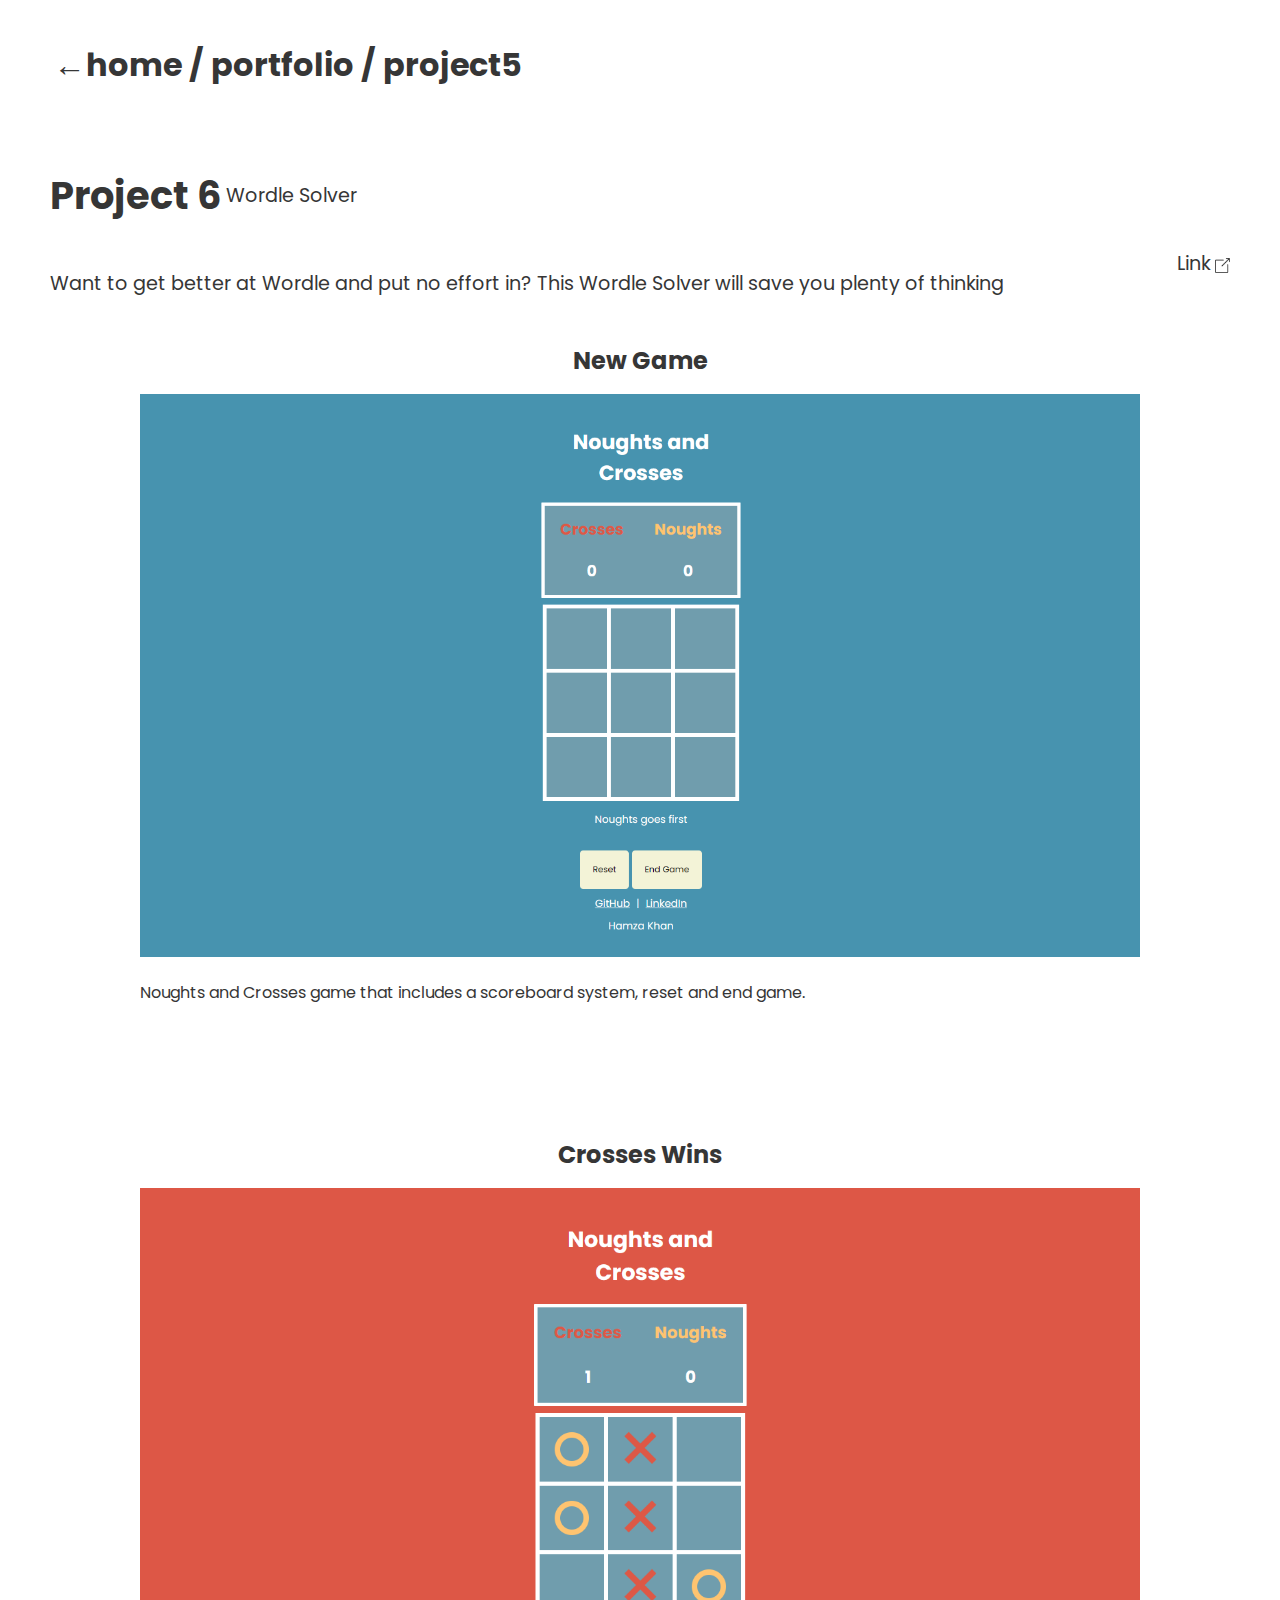
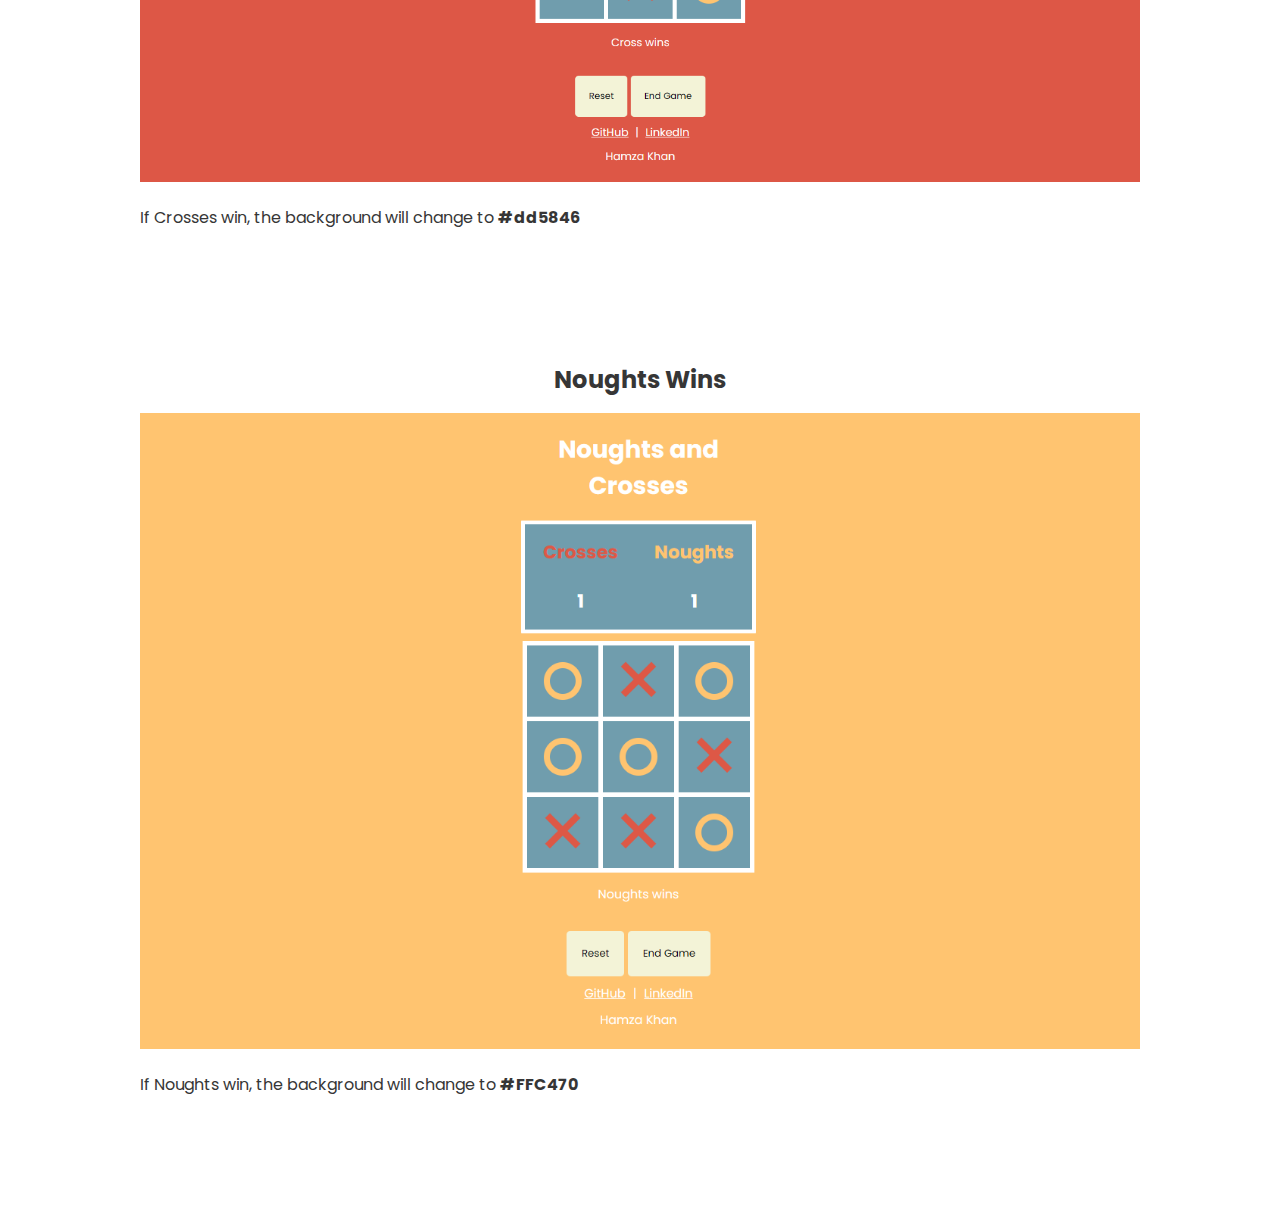
<file: projects/project6.html>
<!DOCTYPE html>
<html lang="en">
<head>
    <meta charset="UTF-8">
    <meta name="viewport" content="width=device-width, initial-scale=1.0">
    <link rel="stylesheet" href="../styles/style.css"> <!-- Style sheet -->
    <title>Portfolio</title>
</head>
<body>
    <div class="container">
        <nav class="nav-header">
            <a href="../portfolio.html">
                <h1>← home / portfolio / project5</h1>
            </a>
        </nav>
        <div class="projectContainer">
            <div class="projectSubHeader projectSection">
                <h1>Project 6</h1>
                <p>Wordle Solver</p>
            </div>
            <div class="projectSection">
                <p>Want to get better at Wordle and put no effort in? This Wordle Solver will save you plenty of thinking&nbsp;</p>
                <a href="https://hamza2702.github.io/noughtsandcrosses/index.html" target="_blank" class="link">Link&nbsp;<img src="../images/linkIcon.png" alt="Link to project"></a>
            </div>
        </div>
        <div class="project-container">
            <div class="imageSection">
                <h1>New Game</h1>
                <img src="../images/proj4a.png" alt="Project Image 1" width="600px" height="600px"/>
                <p>Noughts and Crosses game that includes a scoreboard system, reset and end game.</p>
            </div>
            <div class="imageSection">
                <h1>Crosses Wins</h1>
                <img src="../images/proj4b.png" alt="Project Image 2"/>
                <p>If Crosses win, the background will change to <b>#dd5846</b></p>
            </div>
            <div class="imageSection">
                <h1>Noughts Wins</h1>
                <img src="../images/proj4c.png" alt="Project Image 3"/>
                <p>If Noughts win, the background will change to <b>#FFC470</b></p>
            </div>
        </div>
    </div>
</body>
</html>
</file>
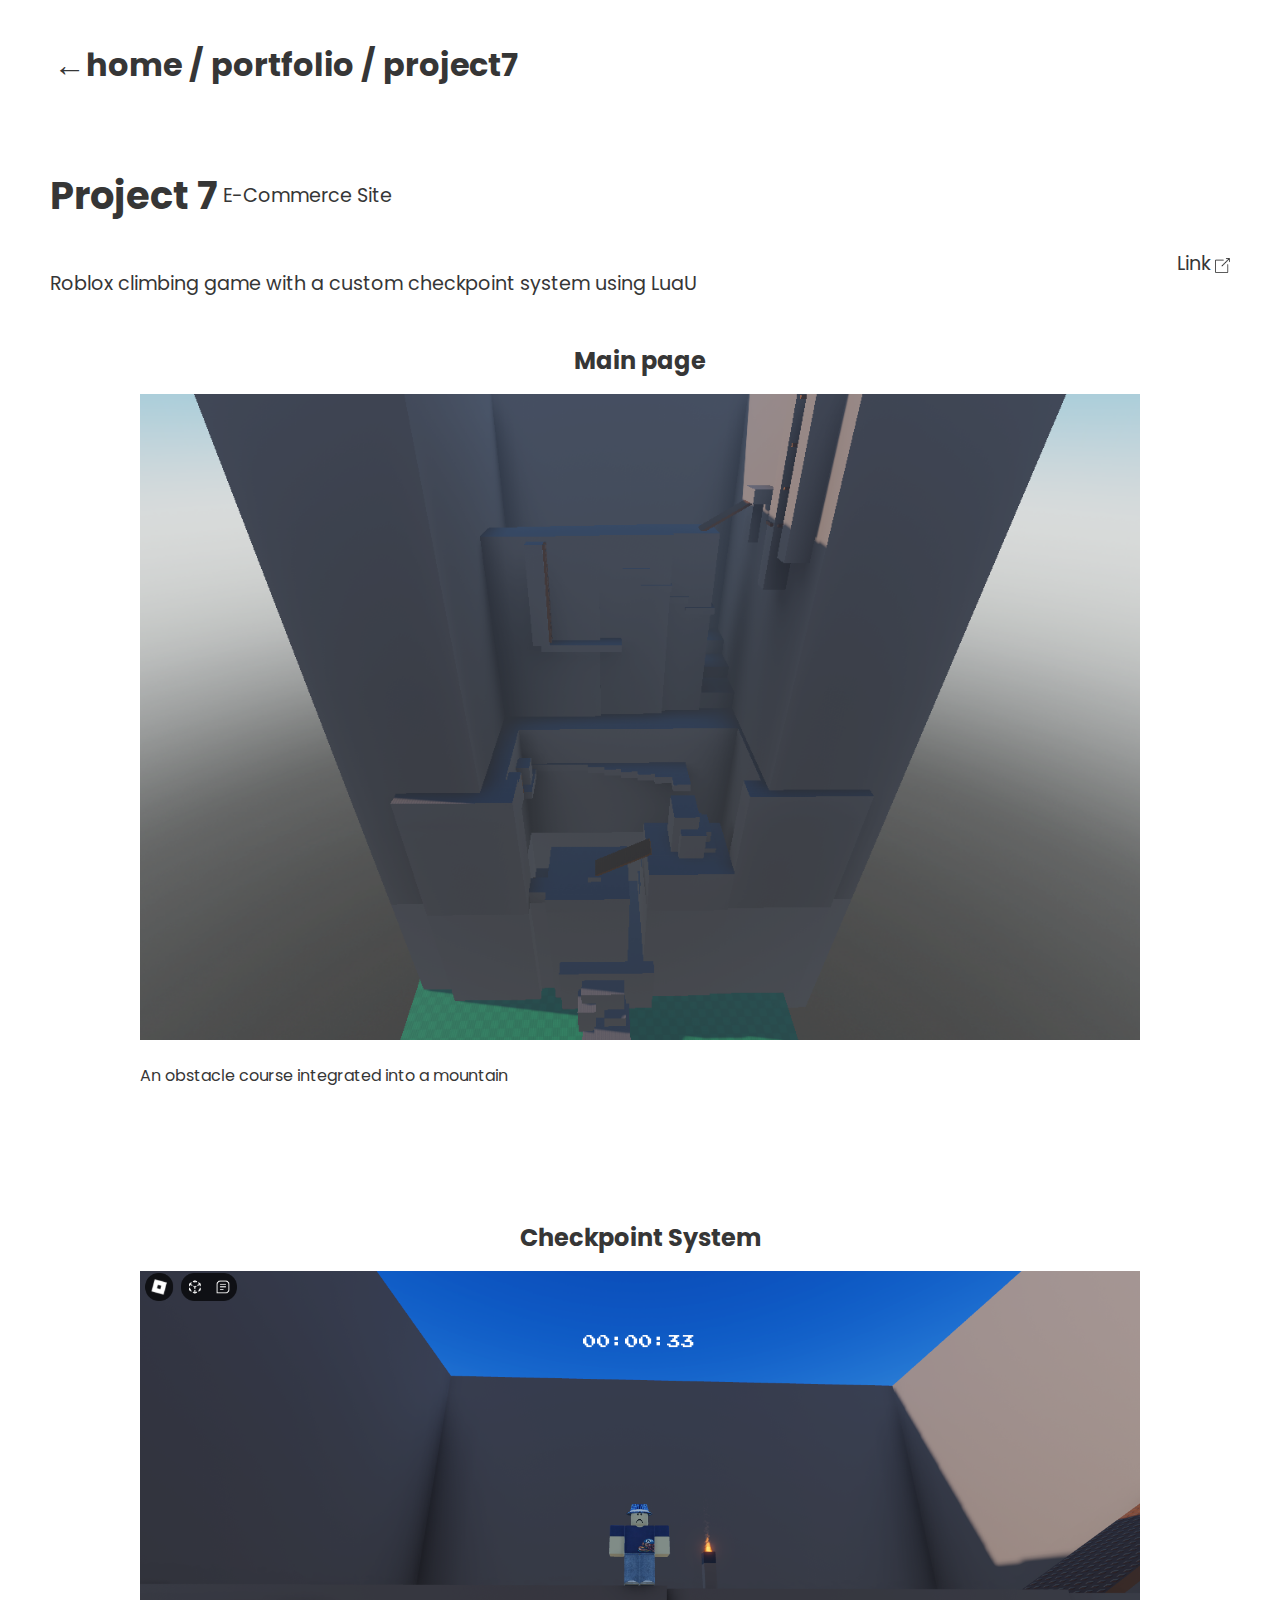
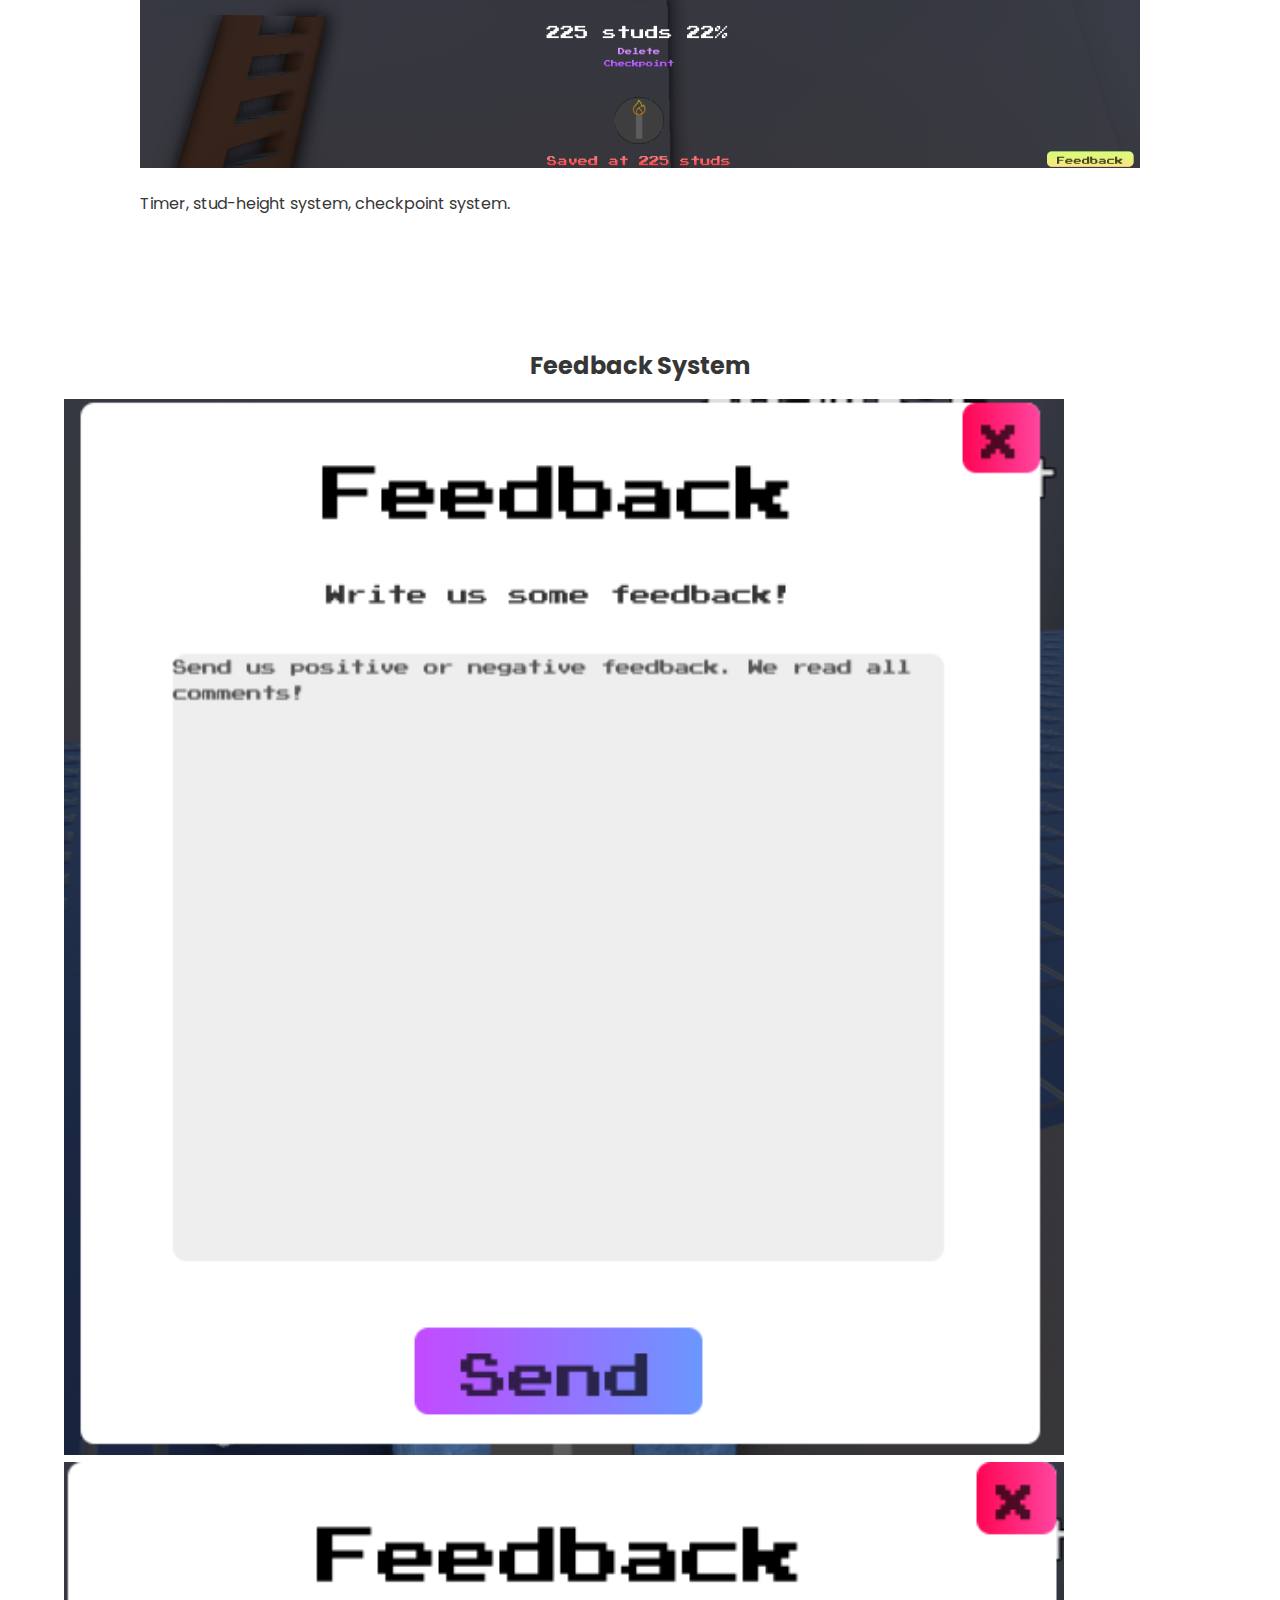
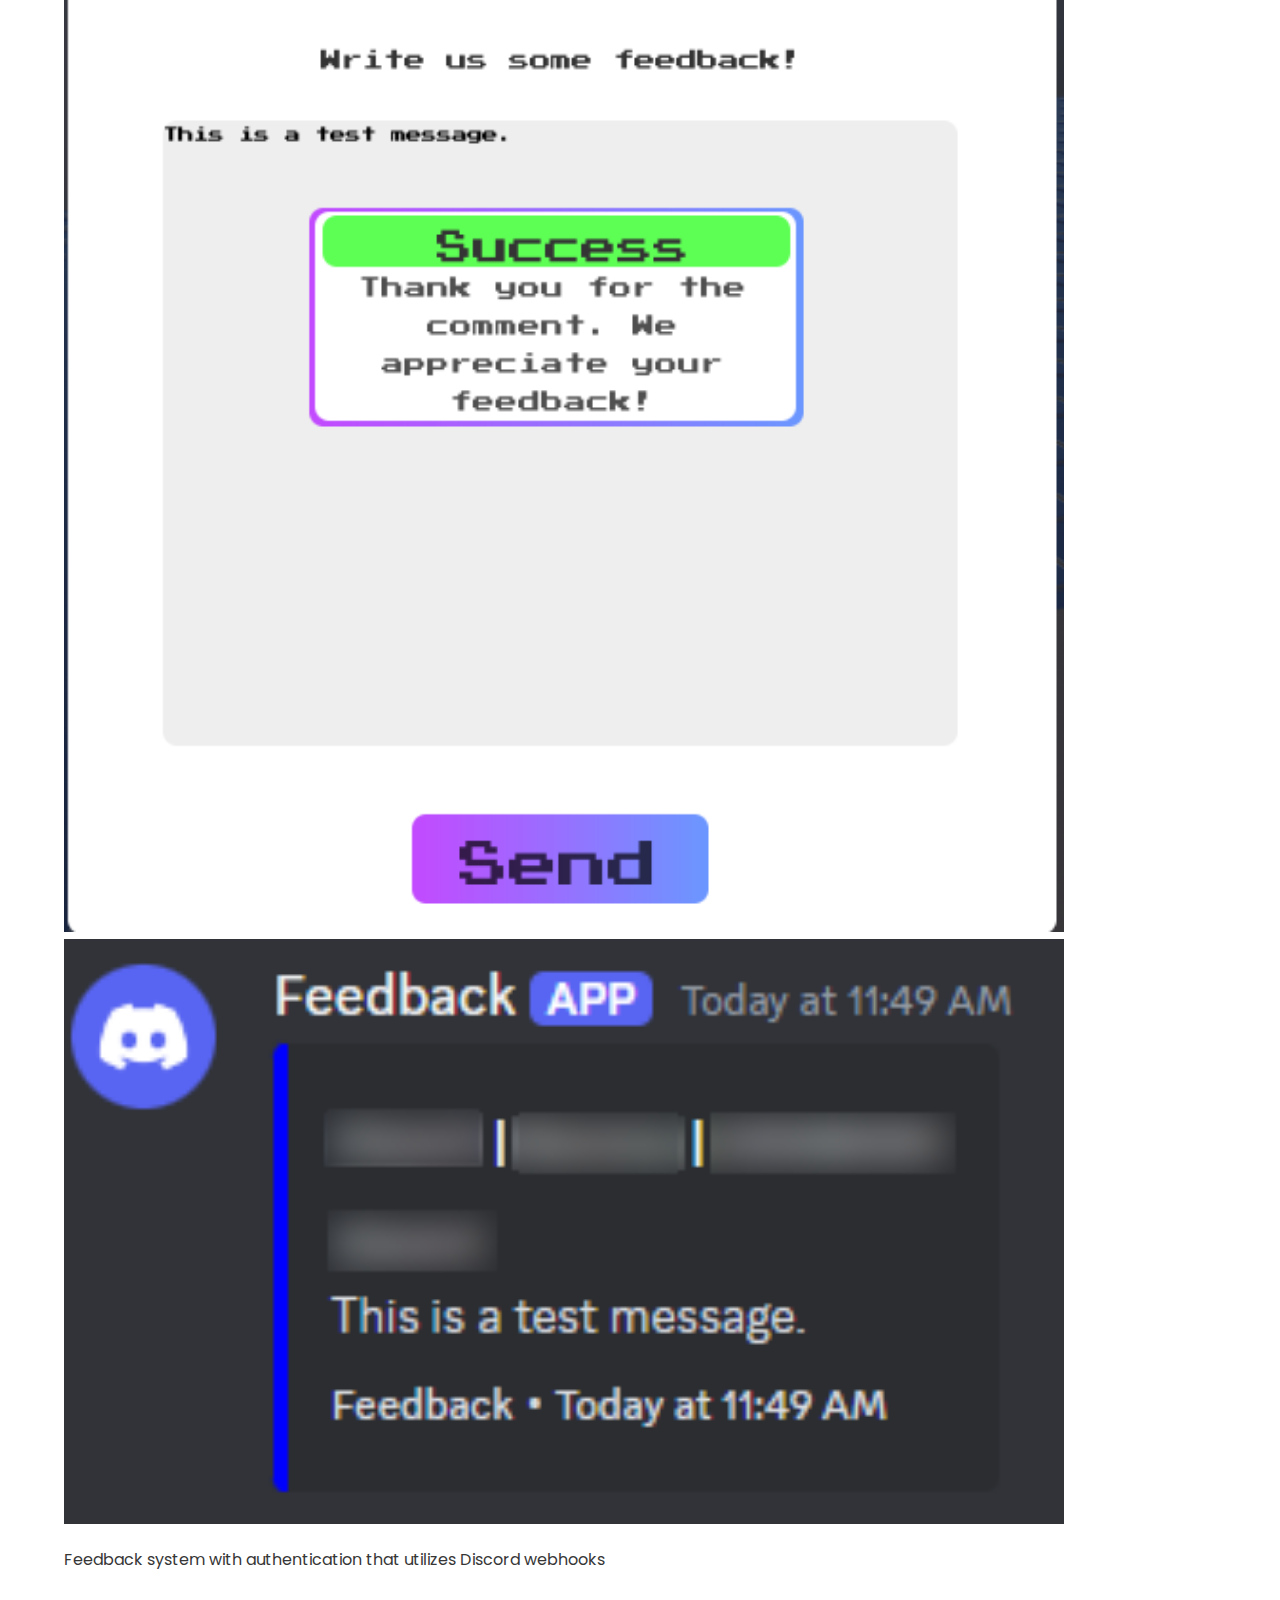
<file: projects/project7.html>
<!DOCTYPE html>
<html lang="en">
<head>
    <meta charset="UTF-8">
    <meta name="viewport" content="width=device-width, initial-scale=1.0">
    <link rel="stylesheet" href="../styles/style.css"> <!-- Style sheet -->
    <title>Portfolio</title>
</head>
<body>
    <div class="container">
        <nav class="nav-header">
            <a href="../portfolio.html">
                <h1>← home / portfolio / project7</h1>
            </a>
        </nav>
        <div class="projectContainer">
            <div class="projectSubHeader projectSection">
                <h1>Project 7</h1>
                <p>E-Commerce Site</p>
            </div>
            <div class="projectSection">
                <p>Roblox climbing game with a custom checkpoint system using LuaU&nbsp;</p>
                <a href="projects/project1.html" target="_blank" class="link">Link&nbsp;<img src="../images/linkIcon.png" alt="Link to project"></a>
            </div>
        </div>
        <div class="project-container">
            <div class="imageSection">
                <h1>Main page</h1>
                <img src="../images/proj3a.png" alt="Project Image 1"/>
                <p>An obstacle course integrated into a mountain</p>
            </div>
            <div class="imageSection">
                <h1>Checkpoint System</h1>
                <img src="../images/proj3b.png" alt="Project Image 2"/>
                <p>Timer, stud-height system, checkpoint system.</p>
            </div>
            <div class="imageSection">
                <h1>Feedback System</h1>
                <img src="../images/proj3c.png" alt="Project Image 3"/>
                <img src="../images/proj3d.png" alt="Project Image 4"/>
                <img src="../images/proj3e.png" alt="Project Image 5"/>
                <p>Feedback system with authentication that utilizes Discord webhooks</p>
            </div>
        </div>
    </div>
</body>
</html>
</file>
<file: styles/style.css>
@import url('https://fonts.googleapis.com/css2?family=Poppins:ital,wght@0,100;0,200;0,300;0,400;0,500;0,600;0,700;0,800;0,900;1,100;1,200;1,300;1,400;1,500;1,600;1,700;1,800;1,900&display=swap');

body {
  background-color: #ffffff;
  font-family: "Poppins", monospace;
  color: #363636;
  margin: 0;
  padding: 0;
}

html{
  height: 100%;
  width: 0 auto;
}

a{
  color: #363636;
  text-decoration: none;
}

video{
  text-decoration: none;
}

.videoSection{
  display: flex;
  flex-direction: column;
  align-items: center;
}

u{
  text-decoration: none;
  display:inline-block;
  border-bottom:5px solid #363636;
}

.home {
  width: 100%;
  box-sizing: border-box;
  padding: 0px;
  font-size: 1.2em;
}

.home h1{
  font-size: 1.4em;
  margin-left: 20px;
}

.top {
  display: flex;
  justify-content: space-between;
  align-items: center;
  margin: 20px;
}

.links {
  display: flex;
  justify-content: flex-end;
}

.links a {
  padding: 10px;
}

.bottom{
  display: flex;
  justify-content: center;
  text-align: center;
  padding: 1vh;
  padding-top: 30vh;
  font-size: 2em;
}

.bottom a {
  padding: 50px;
  display: inline-block;
  vertical-align: middle;
  transition: transform .2s ease;
}

.bottom a:hover{
  transform: scale(1.2);
}

.section{
  padding-top: 90px;
}

.about-grades{
  display: block;
}

.about-grades h5, .about-grades p {
  display: inline; 
  margin: 0; 
}

.about-experience{
  display: block;
}

.about-experience h4, .about-experience img {
  display: inline;
  vertical-align: middle;
  margin: 0;
}

.section p{
  font-size: .8em;
}


.insideIndividual {
  height: 0 auto;
  max-width: 100%;
  background-color: #363636;
  color: #ffffff;
  border-radius: 25px;
  padding: 5px;
}

/* Individual experience */
.javaExperience {width: 70%; border-radius: 25px; background-color: #6abbb7;}
.CSharpExperience {width: 55%; border-radius: 25px; background-color: #b46abb;}
.LuaExperience {width: 80%; border-radius: 25px; background-color: #bb6a6a;}
.PythonExperience {width: 15%; border-radius: 25px; background-color: #6abb6a;}
.JavaScriptExperience {width: 25%; border-radius: 25px; background-color: #6abbb7;}
.PHPExperience {width: 35%; border-radius: 25px; background-color: #b3bb6a;}


.container {
  display: flex;
  flex-direction: column;
  align-items: center;
}

.nav-header {
    width: 100%;
    max-width: 1200px;
    padding: 20px;
    box-sizing: border-box;
    text-align: left;
}

.portfolio-subHeader{
  width: 100%;
  box-sizing: border-box;
  text-align: center;
}

.portfolio-container {
    width: auto;
    max-width: 1200px;
    display: grid;
    grid-template-columns: repeat(3, 1fr); 
    gap: 20px;
    box-sizing: border-box;
}

.project {
  background-color: #d3d8e0;
  color: #363636;
  border-radius: 3%;
  width: 400px;
  height: 300px;
  overflow: hidden;
}

.project img {
  width: 100%;
  height: 100%;
  object-fit: cover;
  transition: all .3s ease;
}

.project img:hover {
  transform: scale(1.15);
}

/* Projects */
.projectSubHeader {
  color: #363636;
  width: 100%;
  box-sizing: border-box;
  text-align: left;
}

.projectSection h1, .projectSection p {
  display: inline-block;
  vertical-align: middle;
}

.projectSection img {
  width: 100%;
  height: auto;
}

.projectSection a{
  float: right;
}

.projectContainer {
  width: 100%;
  max-width: 1200px; 
  font-size: 1.2em; 
  padding: 10px;  
  margin: 0 auto;  
  box-sizing: border-box;
}

.link img {
  display: inline-block;
  vertical-align: middle;
  height: 15px !important;
  width: 15px !important;
}

.project-header {
  display: inline-block;
}

.project-container {
  width: 100%;
  max-width: 90%;
  display: grid;
  grid-template-columns: 1fr;
  justify-items: center;
  align-items: center;
  gap: 0px; 
  margin: 0 auto;
  box-sizing: border-box;
}

.project-container img {
  width: auto;
  max-width: 100%;
  height: auto;
}

.imageSection{
  padding-bottom: 100px;
}

.imageSection h1{
  text-align: center;
  font-size: x-large;
}

.imageSection p{
  font-size: 16px;
}

.imageSection img{
  width: 1000px;
}

.timeline {
  max-width: 1600px;
  width: 100%;
}

.timeline-container {
  width: 100%;
  float: none;
  clear: both;
  padding-top: 10px;
}

.about-section{
  text-align: center;
  font-size: 1.25em;
  width: auto;
  max-width: 1200px;
  display: grid;
  grid-template-columns: repeat(2, 1fr); 
  gap: 20px;
  box-sizing: border-box;
}

@media (max-width: 768px) {
  .home h1 {
    font-size: 1.2em;
    margin-left: 10px;
  }

  .top {
    flex-direction: column;
    align-items: flex-start;
  }

  .links {
    justify-content: center;
    width: 100%;
  }

  .links a {
    padding: 5px;
    font-size: 0.9em;
  }

  .bottom {
    flex-direction: column;
    padding-top: 20vh;
  }

  .bottom a {
    padding: 20px;
    font-size: 1em;
  }

  .portfolio-container{
    grid-template-columns: repeat(1, 1fr); 
  }

  .project{
    max-width: 100%;
  }

  .timeline-container {
    width: 100%;
    float: none;
    clear: both; 
  }

  .about-section{
    grid-template-columns: repeat(1, 1fr); 
  }
}

@media (min-width: 769px) and (max-width: 1439px) {
  .portfolio-container{
    grid-template-columns: repeat(2, 1fr); 
  }
}

@media (min-width: 1440px) {
  .portfolio-container{
    grid-template-columns: repeat(3, 1fr); 
  }

  .project{
    max-width: 100%;
  }
}

/*

#7C9670

*/
</file>
